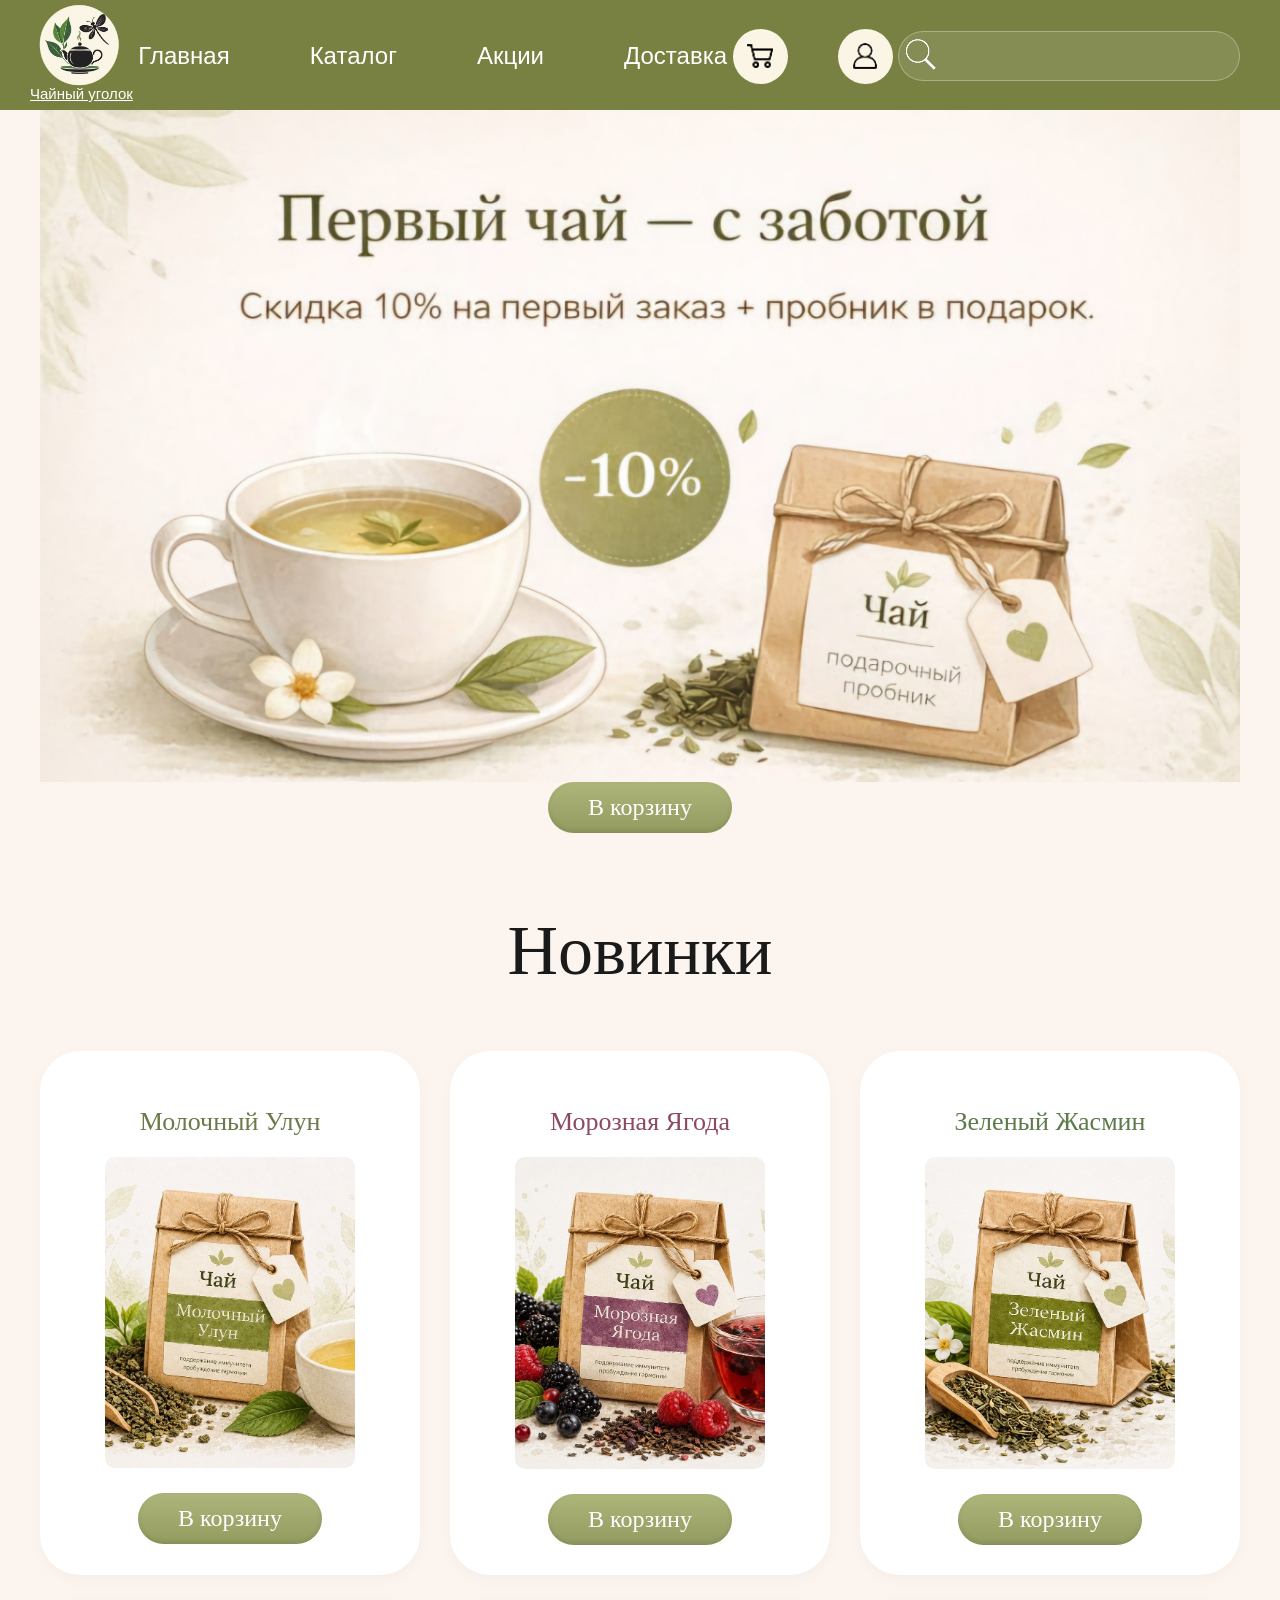
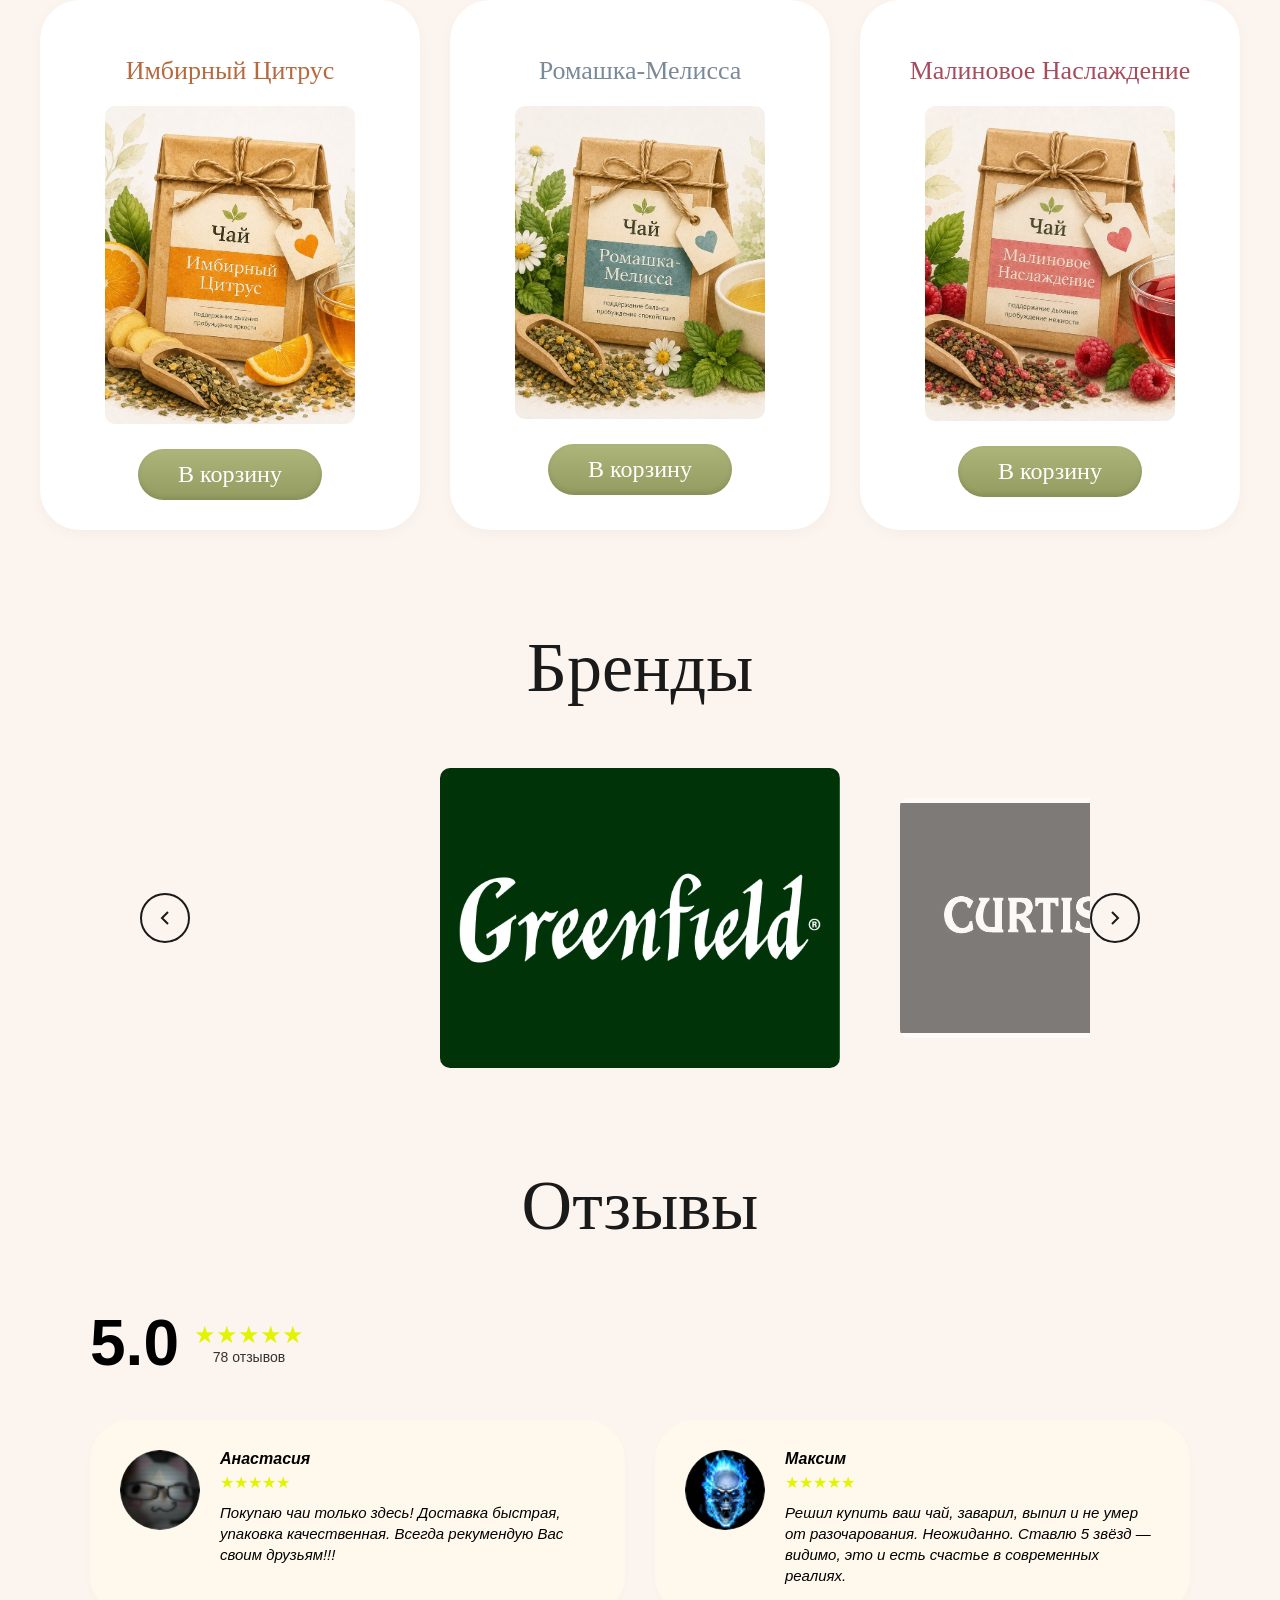
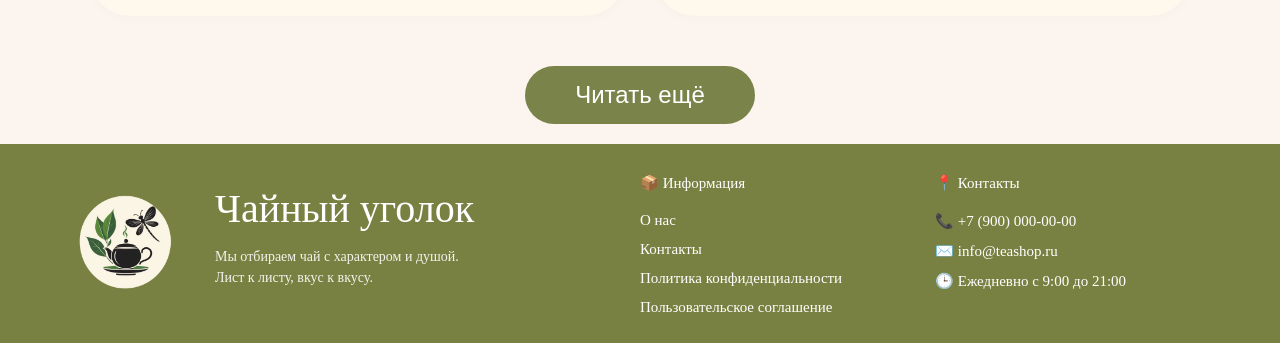
<file: index.html>
<!DOCTYPE html>
<html lang="ru">
<head>
	<meta charset="UTF-8">
	<meta name="viewport" content="width=device-width, initial-scale=1.0">
	<meta name="author" content="Godunova Alena">
	<meta name="description" content="Курсовая работа: Чайный интернет-магазин">
	<meta name="keywords" content="чайный магазин">
	<link rel="stylesheet" href="css/style.css">
	<title>Главная страница</title>
	<link rel="icon" href="img/logo.jpeg">
</head>
<body>
<!--Хедер-->
<header class="site-header">
    <div class="header-container">
        <div class="logo-section">
            <img src="img/logo.png" class="logo-circle" alt="Logo"> 
            <a href="index.html" class="logo-text">Чайный уголок</a>
        </div>
    <nav class="main-nav"> <ul>
            <li><a href="index.html">Главная</a></li>
            <li class="dropdown"> 
            	<a href="#" class="dropbtn" id="catalogBtn">Каталог</a>
            <div class="dropdown-content" id="catalogDropdown">
                <a href="catalog1.html" class="catalog-item">Чёрный и красный чай</a>
                <a href="catalog2.html" class="catalog-item">Зелёный и белый чай</a>
                <a href="catalog3.html" class="catalog-item">Травяные <br> смеси</a>
             </div></li>
            <li><a href="stocks.html">Акции</a></li>
            <li><a href="delivery.html">Доставка</a></li></ul></nav>
<div class="header-tools">
    <a href="basket.html" class="header-icon-link">
        <img src="img/cart.png" alt="Корзина"></a>
    <a href="auth.html" class="header-icon-link">
        <img src="img/user.png" alt="Профиль"></a></div>
<div class="search-bar">
    <input type="text" id="searchInput" placeholder=" ">
    <span class="search-icon"><img src="img/search-icon.png"></span></div>
</header>
<!--Акция-->
<div class="main-banner">
<img src="img/stock.jpg"  alt="Акция: Первый чай с заботой">
</div>
<center><button class="details-btn add-to-cart-btn" 
                onclick=" addToCart('Первый чай с заботой (Скидка учитывается при оплате!)', 0 , 'img/stock.jpg')">В корзину</button> </div></center>
<!--Новинки-->
<section class="catalog">
    <h2 class="vibe-title">Новинки</h2>
    <div class="product-container">
        <div class="tea-card">
            <h3 class="tea-name" style="color: #6b7a4a;">Молочный Улун</h3>
            <img src="img/oolong.png" alt="Молочный Улун" class="tea-img">
            <button class="details-btn add-to-cart-btn" 
                onclick=" addToCart('Молочный Улун', 350, 'img/oolong.png')">В корзину</button> </div>
        <div class="tea-card">
            <h3 class="tea-name" style="color: #8c4a5d;">Морозная Ягода</h3>
            <img src="img/berry.png" alt="Морозная Ягода" class="tea-img">
            <button class="details-btn add-to-cart-btn" 
                onclick=" addToCart('Морозная Ягода', 350, 'img/berry.png')">В корзину</button> </div>
        <div class="tea-card">
            <h3 class="tea-name" style="color: #5d7a4a;">Зеленый Жасмин</h3>
            <img src="img/jasmine.png" alt="Зеленый Жасмин" class="tea-img">
            <button class="details-btn add-to-cart-btn" 
                onclick=" addToCart('Зеленый Жасмин', 350, 'img/jasmine.png')">В корзину</button> </div>
        <div class="tea-card">
            <h3 class="tea-name" style="color: #b56a3e;">Имбирный Цитрус</h3>
            <img src="img/citrus.png" alt="Имбирный Цитрус" class="tea-img">
            <button class="details-btn add-to-cart-btn" 
                onclick=" addToCart('Имбирный Цитрус', 350, 'img/citrus.png')">В корзину</button> </div>
        <div class="tea-card">
            <h3 class="tea-name" style="color: #7a8a99;">Ромашка-Мелисса</h3>
            <img src="img/chamomile.png" alt="Ромашка-Мелисса" class="tea-img">
            <button class="details-btn add-to-cart-btn" 
                onclick=" addToCart('Ромашка-Мелисса', 350, 'img/chamomile.png')">В корзину</button> </div>
        <div class="tea-card">
            <h3 class="tea-name" style="color: #a64d5d;">Малиновое Наслаждение</h3>
            <img src="img/raspberry.png" alt="Малиновое Наслаждение" class="tea-img">
            <button class="details-btn add-to-cart-btn" 
                onclick=" addToCart('Малиновое Наслаждение', 350, 'img/raspberry.png')">В корзину</button> </div>
    </div>
</section>
<!-- Бренды -->
<section class="partners-section">
    <h2 class="vibe-title">Бренды</h2>
    <div class="carousel-container">
        <button class="carousel-btn prev-btn" id="prevBtn">
            <svg width="24" height="24" viewBox="0 0 24 24" fill="none" stroke="currentColor" stroke-width="2"><path d="M15 18l-6-6 6-6"/></svg></button>
        <div class="carousel-viewport">
            <div class="carousel-track" id="carouselTrack">
                <div class="carousel-slide active-slide">
                    <img src="img/greenfield.jpg" alt="Greenfield"></div>
                <div class="carousel-slide">
                    <img src="img/сurtis.jpg" alt="Curtis"></div>
                <div class="carousel-slide">
                    <img src="img/tess.jpg" alt="Tess"></div>
                <div class="carousel-slide">
                    <img src="img/ahmad.jpg" alt="Ahmad Tea"></div>
                 <div class="carousel-slide">
                    <img src="img/nuri.jpg" alt="Принцесса Нури"></div>
            </div>
        </div>
        <button class="carousel-btn next-btn" id="nextBtn">
            <svg width="24" height="24" viewBox="0 0 24 24" fill="none" stroke="currentColor" stroke-width="2"><path d="M9 18l6-6-6-6"/></svg>
        </button>
    </div>
</section>
<!--отзывы-->
<section class="reviews-section">
        <h2 class="vibe-title">Отзывы</h2>
        <div class="overall-rating">
            <span class="rating-number">5.0</span>
            <div class="rating-details">
                <div class="stars">★★★★★</div>
                <p class="reviews-count">78 отзывов</p></div> </div>
        <div class="reviews-grid">
            <div class="review-card">
                <img src="img/ava1.jpg" alt="Анастасия" class="avatar">
                <div class="review-info">
                    <h4 class="user-name">Анастасия</h4>
                    <div class="user-stars">★★★★★</div>
                    <p class="review-text">Покупаю чаи только здесь! Доставка быстрая, упаковка качественная. Всегда рекумендую Вас своим друзьям!!!</p></div> </div>
            <div class="review-card">
                <img src="img/ava2.jpg" alt="Максим" class="avatar">
                <div class="review-info">
                    <h4 class="user-name">Максим</h4>
                    <div class="user-stars">★★★★★</div>
                    <p class="review-text">Решил купить ваш чай, заварил, выпил и не умер от разочарования. Неожиданно. Ставлю 5 звёзд — видимо, это и есть счастье в современных реалиях.</p></div> </div>
            <div class="review-card hidden-review">
                <img src="img/ava3.jpg" alt="Гость" class="avatar">
                <div class="review-info">
                    <h4 class="user-name">Гость</h4>
                    <div class="user-stars">★★★★★</div>
                    <p class="review-text">Чай — пушка, упаковка — кайф. Сидишь, пьёшь, и настроение сразу вверх. Однозначно 5 звёзд, буду покупать ещё!</p></div> </div>
            <div class="review-card hidden-review">
                <img src="img/ava4.jpg" alt="Наталья" class="avatar">
                <div class="review-info">
                    <h4 class="user-name">Наталья</h4>
                    <div class="user-stars">★★★★★</div>
                    <p class="review-text">Заказала “Малиновое наслаждение” и получила НАСТОЯЩЕЕ наслаждение!!!</p> </div> </div>
        </div>
        <button class="load-more-btn" id="loadMoreBtn">Читать ещё</button> </section>
<!--Футер-->
<footer class="site-footer">
    <div class="footer-container">
        <div class="footer-brand">
            <div class="footer-logo">
                <img src="img/logo.png" alt="Чайный уголок"> </div>
            <div class="brand-text">
                <h2>Чайный уголок</h2>
                <p>Мы отбираем чай с характером и душой.<br>
                Лист к листу, вкус к вкусу.</p></div> </div>
        <div class="footer-nav">
            <h3>📦 Информация</h3>
            <ul>
                <li><a href="files/о_нас_чайный_уголок.docx" download>О нас</a></li>
                <li><a href="files/контакты_чайный_уголок.docx" download>Контакты</a></li>
                <li><a href="files/политика_конфиденциальности.docx" download>Политика конфиденциальности</a></li>
                <li><a href="files/пользовательское_соглашение.docx" download>Пользовательское соглашение</a></li> </ul>
        </div>
        <div class="footer-contacts">
            <h3>📍 Контакты</h3>
            <ul>
                <li>📞 +7 (900) 000-00-00</li>
                <li>✉️ info@teashop.ru</li>
                <li>🕒 Ежедневно с 9:00 до 21:00</li> </ul> </div>
    </div>
</footer>
<script src="js/main.js"></script>
</body>
</html>
</file>
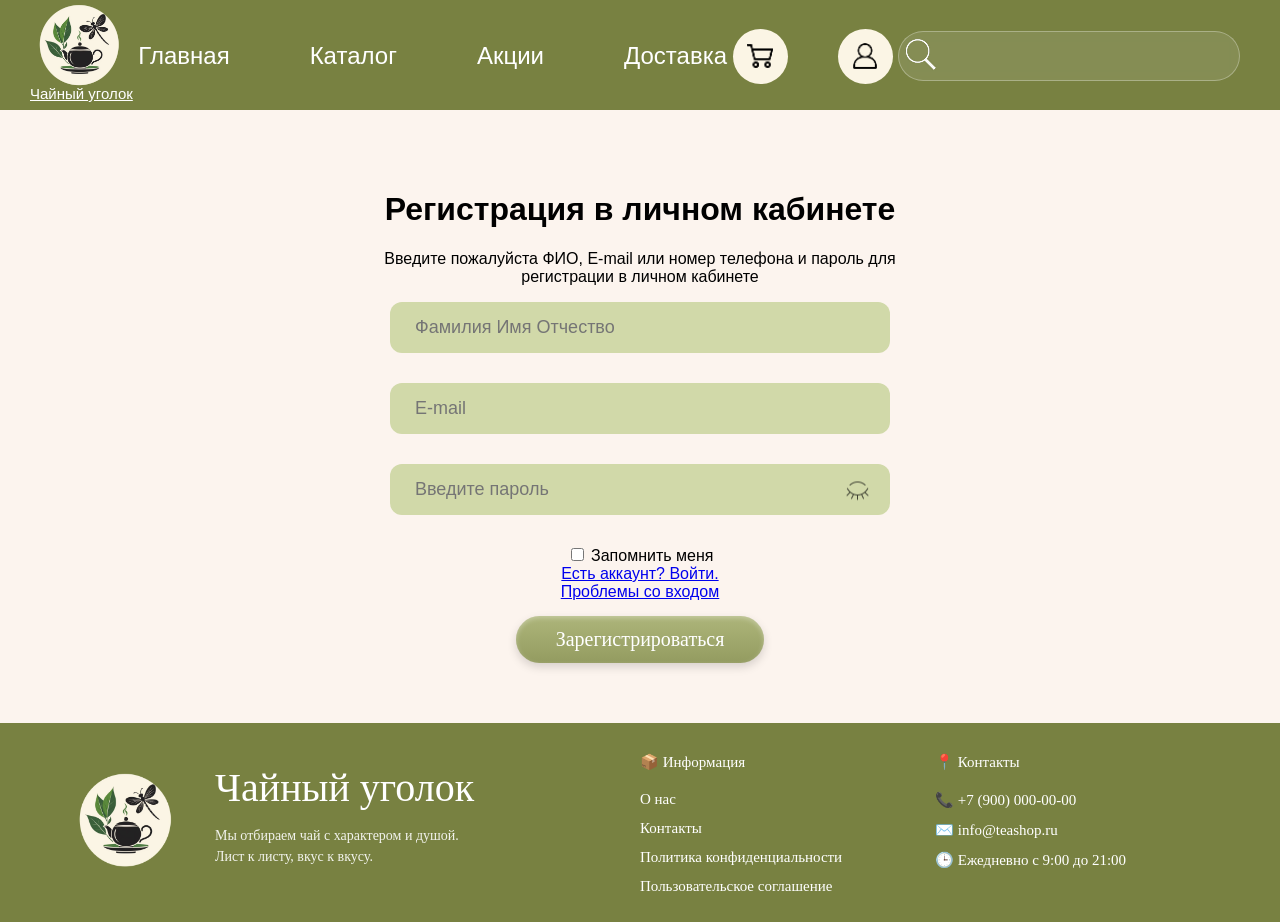
<file: auth.html>
<!DOCTYPE html>
<html lang="ru">
<head>
    <meta charset="UTF-8">
    <meta name="viewport" content="width=device-width, initial-scale=1.0">
    <meta name="author" content="Godunova Alena">
    <meta name="description" content="Курсовая работа: Чайный интернет-магазин">
    <meta name="keywords" content="чайный магазин">
    <link rel="stylesheet" href="css/style.css">
    <title>Регистрация</title>
    <link rel="icon" href="img/logo.jpeg">
</head>
<body>
<!--Хедер-->
<header class="site-header">
    <div class="header-container">
        <div class="logo-section">
            <img src="img/logo.png" class="logo-circle" alt="Logo"> 
            <a href="index.html" class="logo-text">Чайный уголок</a>
        </div>
    <nav class="main-nav"> <ul>
            <li><a href="index.html">Главная</a></li>
            <li class="dropdown"> 
                <a href="#" class="dropbtn" id="catalogBtn">Каталог</a>
            <div class="dropdown-content" id="catalogDropdown">
                <a href="catalog1.html" class="catalog-item">Чёрный и красный чай</a>
                <a href="catalog2.html" class="catalog-item">Зелёный и белый чай</a>
                <a href="catalog3.html" class="catalog-item">Травяные <br> смеси</a>
             </div></li>
            <li><a href="stocks.html">Акции</a></li>
            <li><a href="delivery.html">Доставка</a></li></ul></nav>
<div class="header-tools">
    <a href="basket.html" class="header-icon-link">
        <img src="img/cart.png" alt="Корзина"></a>
    <a href="auth.html" class="header-icon-link">
        <img src="img/user.png" alt="Профиль"></a></div>
<div class="search-bar">
    <input type="text" id="searchInput" placeholder=" ">
    <span class="search-icon"><img src="img/search-icon.png"></span></div>
</header>
<!--РЕГИСТРАЦИЯ-->
<main class="auth-wrapper">
    <div class="auth-container">
        <h1 class="auth-title">Регистрация в личном кабинете</h1>
        <p class="auth-subtitle">Введите пожалуйста ФИО, E-mail или номер телефона и пароль для регистрации в личном кабинете</p>
        
        <form class="auth-form">
            <div class="input-group"><input type="text" placeholder="Фамилия Имя Отчество"></div>
            <div class="input-group"><input type="text" placeholder="E-mail"></div>
            <div class="input-group">
            <input type="password" id="passwordInput" placeholder="Введите пароль">
            <img src="img/eye-off.png" id="togglePassword" alt="Показать пароль">
            </div>
            
            <div class="form-options">
                <label class="checkbox-container">
                    <input type="checkbox"> <span class="checkmark"></span> Запомнить меня
                </label>
            </div>
            
            <div class="form-links">
                <a href="login.html">Есть аккаунт? Войти.</a>
                <br>
                <a href="#">Проблемы со входом</a>
            </div>
            <a href="user.html" class="register-btn">Зарегистрироваться</a>
        </form>
    </div>
</main>
<!--Футер-->
<footer class="site-footer">
    <div class="footer-container">
        <div class="footer-brand">
            <div class="footer-logo">
                <img src="img/logo.png" alt="Чайный уголок"> </div>
            <div class="brand-text">
                <h2>Чайный уголок</h2>
                <p>Мы отбираем чай с характером и душой.<br>
                Лист к листу, вкус к вкусу.</p></div>
        </div>
        <div class="footer-nav">
            <h3>📦 Информация</h3>
            <ul>
                <li><a href="files/о_нас_чайный_уголок.docx" download>О нас</a></li>
                <li><a href="files/контакты_чайный_уголок.docx" download>Контакты</a></li>
                <li><a href="files/политика_конфиденциальности.docx" download>Политика конфиденциальности</a></li>
                <li><a href="files/пользовательское_соглашение.docx" download>Пользовательское соглашение</a></li>
            </ul>
        </div>
        <div class="footer-contacts">
            <h3>📍 Контакты</h3>
            <ul>
                <li>📞 +7 (900) 000-00-00</li>
                <li>✉️ info@teashop.ru</li>
                <li>🕒 Ежедневно с 9:00 до 21:00</li>
            </ul>
        </div>
    </div>
</footer>
<script src="js/main.js"></script>
</body>
</html>
</file>
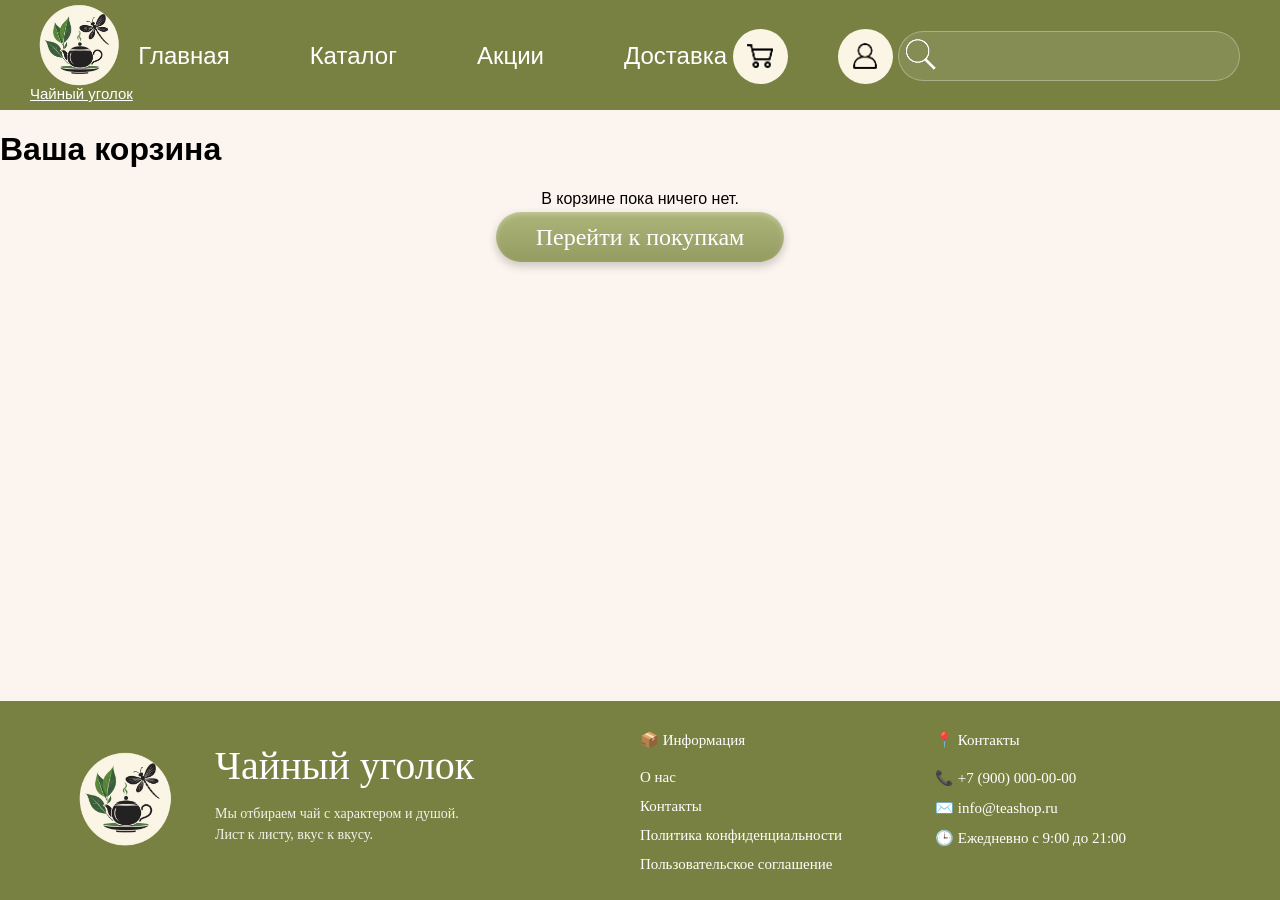
<file: basket.html>
<!DOCTYPE html>
<html lang="ru">
<head>
	<meta charset="UTF-8">
	<meta name="viewport" content="width=device-width, initial-scale=1.0">
	<meta name="author" content="Godunova Alena">
	<meta name="description" content="Курсовая работа: Чайный интернет-магазин">
	<meta name="keywords" content="чайный магазин">
	<link rel="stylesheet" href="css/style.css">
	<title>Корзина</title>
	<link rel="icon" href="img/logo.jpeg">
</head>
<body class="cart-page">
<!--Хедер-->
<header class="site-header">
    <div class="header-container">
        <div class="logo-section">
            <img src="img/logo.png" class="logo-circle" alt="Logo"> 
            <a href="index.html" class="logo-text">Чайный уголок</a>
        </div>
    <nav class="main-nav"> <ul>
            <li><a href="index.html">Главная</a></li>
            <li class="dropdown"> 
            	<a href="#" class="dropbtn" id="catalogBtn">Каталог</a>
            <div class="dropdown-content" id="catalogDropdown">
                <a href="catalog1.html" class="catalog-item">Чёрный и красный чай</a>
                <a href="catalog2.html" class="catalog-item">Зелёный и белый чай</a>
                <a href="catalog3.html" class="catalog-item">Травяные <br> смеси</a>
             </div></li>
            <li><a href="stocks.html">Акции</a></li>
            <li><a href="delivery.html">Доставка</a></li></ul></nav>
<div class="header-tools">
    <a href="basket.html" class="header-icon-link">
        <img src="img/cart.png" alt="Корзина"></a>
    <a href="auth.html" class="header-icon-link">
        <img src="img/user.png" alt="Профиль"></a></div>
<div class="search-bar">
    <input type="text" id="searchInput" placeholder=" ">
    <span class="search-icon"><img src="img/search-icon.png"></span></div>
</header>
<!--Корзина-->
<main class="cart-container">
    <h1 class="cart-title">Ваша корзина</h1>

    <div class="cart-wrapper" id="cart-content">
        <div id="empty-cart-msg" style="text-align: center; grid-column: 1 / -1;">
            <p>В корзине пока ничего нет.</p>
            <a href="catalog1.html" class="promo-button">Перейти к покупкам</a>
        </div>

        <section class="cart-items" id="cart-items-list"></section>

        <aside class="cart-summary" id="cart-summary-block" style="display: none;">
            <h2>Итого</h2>
            <div class="summary-row">
                <span>Товары</span>
                <span id="total-price">0 ₽</span>
            </div>
            <hr>
            <div class="summary-total">
                <span>К оплате</span>
                <span id="final-price">0 ₽</span>
            </div>
            <a href="order.html" class="promo-button cart-checkout-btn" >Перейти к оформлению заказа</a>
        </aside>
    </div>
</main>



<!--ФУТЕР-->
<footer class="site-footer">
    <div class="footer-container">
        <div class="footer-brand">
            <div class="footer-logo">
                <img src="img/logo.png" alt="Чайный уголок"> </div>
            <div class="brand-text">
                <h2>Чайный уголок</h2>
                <p>Мы отбираем чай с характером и душой.<br>
                Лист к листу, вкус к вкусу.</p></div>
        </div>
        <div class="footer-nav">
            <h3>📦 Информация</h3>
            <ul>
                <li><a href="files/о_нас_чайный_уголок.docx" download>О нас</a></li>
                <li><a href="files/контакты_чайный_уголок.docx" download>Контакты</a></li>
                <li><a href="files/политика_конфиденциальности.docx" download>Политика конфиденциальности</a></li>
                <li><a href="files/пользовательское_соглашение.docx" download>Пользовательское соглашение</a></li>
            </ul>
        </div>
        <div class="footer-contacts">
            <h3>📍 Контакты</h3>
            <ul>
                <li>📞 +7 (900) 000-00-00</li>
                <li>✉️ info@teashop.ru</li>
                <li>🕒 Ежедневно с 9:00 до 21:00</li>
            </ul>
        </div>
    </div>
</footer>
<script src="js/main.js"></script>
</body>
</html>
</file>
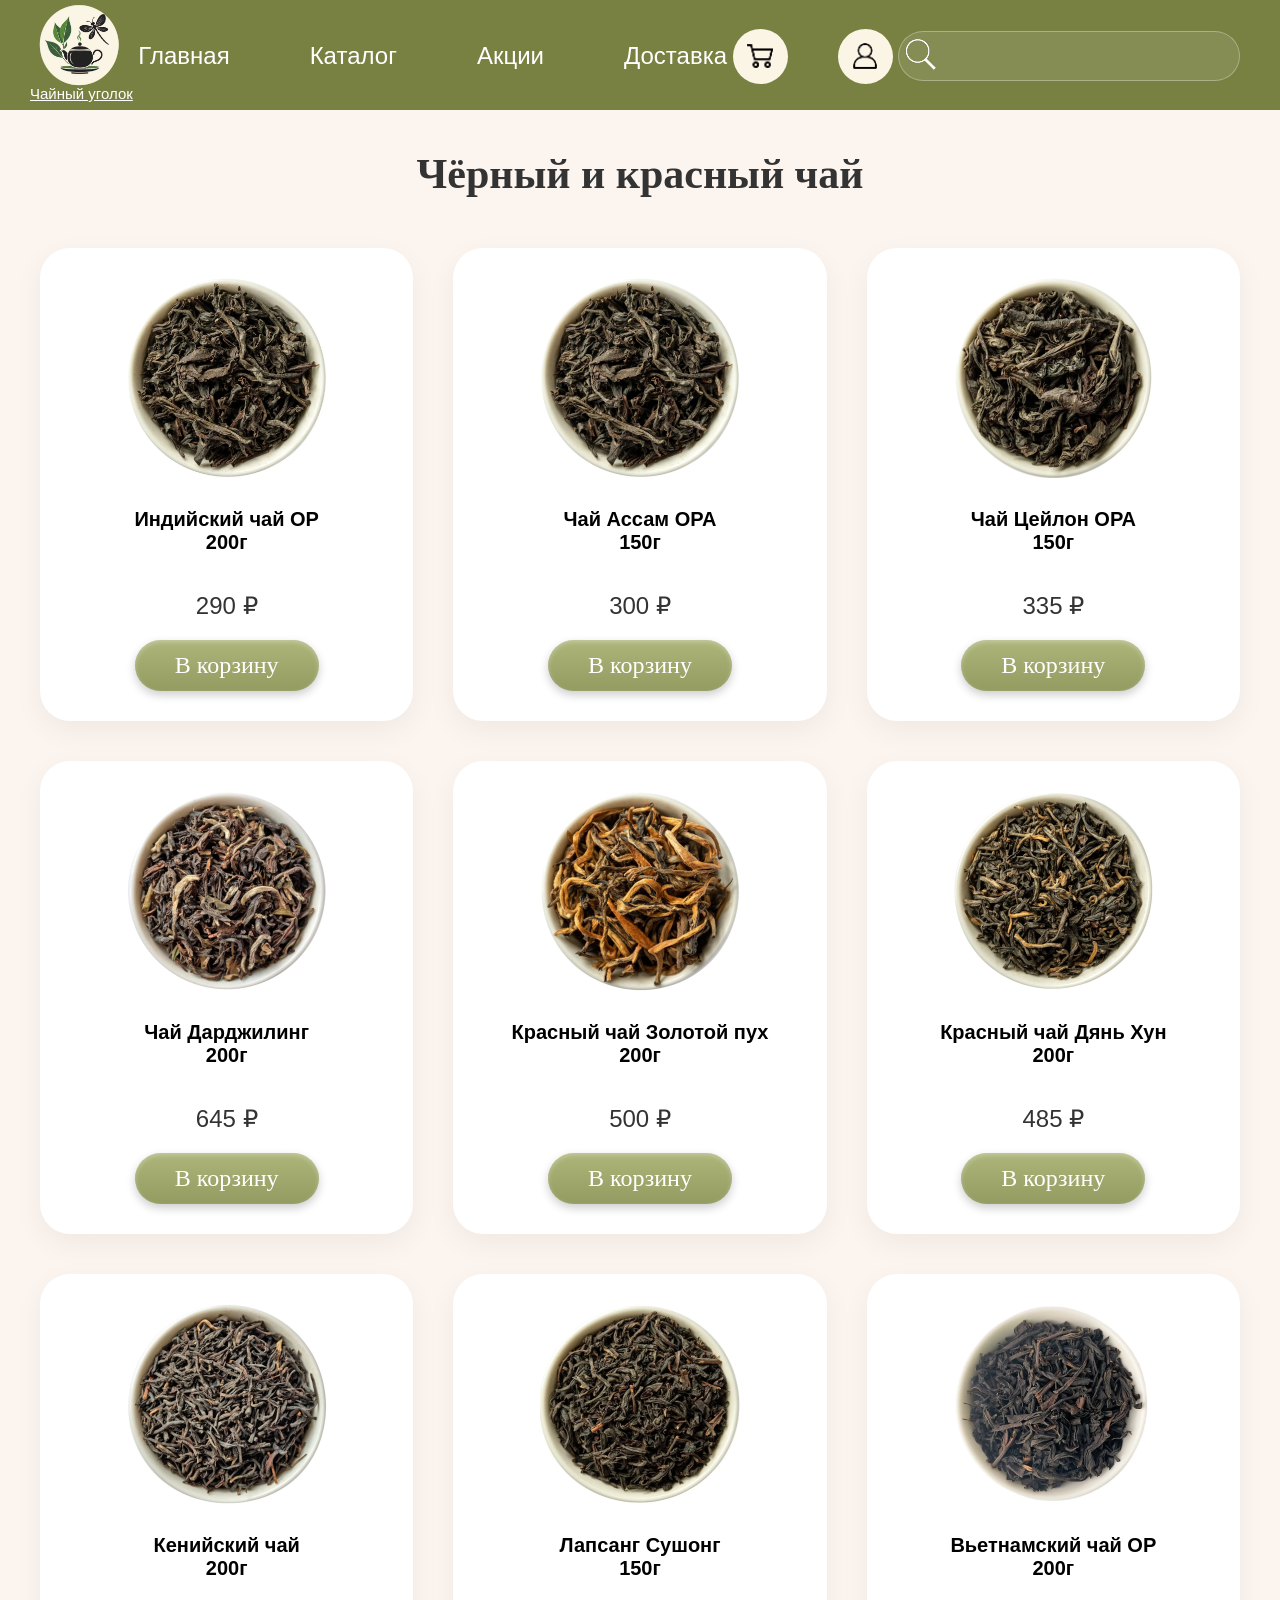
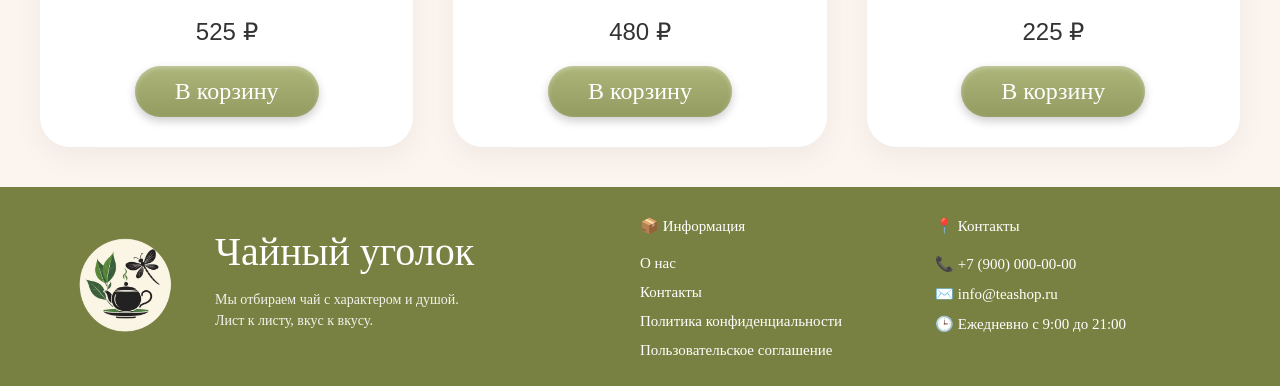
<file: catalog1.html>
<!DOCTYPE html>
<html lang="ru">
<head>
	<meta charset="UTF-8">
	<meta name="viewport" content="width=device-width, initial-scale=1.0">
	<meta name="author" content="Godunova Alena">
	<meta name="description" content="Курсовая работа: Чайный интернет-магазин">
	<meta name="keywords" content="чайный магазин">
	<link rel="stylesheet" href="css/style.css">
	<title>Чёрный и красный чай</title>
	<link rel="icon" href="img/logo.jpeg">
</head>
<body>
<!--Хедер-->
<header class="site-header">
    <div class="header-container">
        <div class="logo-section">
            <img src="img/logo.png" class="logo-circle" alt="Logo"> 
            <a href="index.html" class="logo-text">Чайный уголок</a>
        </div>
    <nav class="main-nav"> <ul>
            <li><a href="index.html">Главная</a></li>
            <li class="dropdown"> 
            	<a href="#" class="dropbtn" id="catalogBtn">Каталог</a>
            <div class="dropdown-content" id="catalogDropdown">
                <a href="catalog1.html" class="catalog-item">Чёрный и красный чай</a>
                <a href="catalog2.html" class="catalog-item">Зелёный и белый чай</a>
                <a href="catalog3.html" class="catalog-item">Травяные <br> смеси</a>
             </div></li>
            <li><a href="stocks.html">Акции</a></li>
            <li><a href="delivery.html">Доставка</a></li></ul></nav>
<div class="header-tools">
    <a href="basket.html" class="header-icon-link">
        <img src="img/cart.png" alt="Корзина"></a>
    <a href="auth.html" class="header-icon-link">
        <img src="img/user.png" alt="Профиль"></a></div>
<div class="search-bar">
    <input type="text" id="searchInput" placeholder=" ">
    <span class="search-icon"><img src="img/search-icon.png"></span></div>
</header>
<!--Каталог-->
<main class="catalog-wrapper">
    <h1 class="catalog-title">Чёрный и красный чай</h1>
    <div class="product-grid">

<!-- 1 блок -->
<div class="product-card">
    <div class="product-image">
        <!--Изменение изображения:-->
        <img src="img/cat1_1.png" alt="Индийский чай OP"> 
    </div>
    <!--Изменение названия чая:-->
    <h3 class="product-name">Индийский чай OP <br> 200г</h3>
    <!--Изменение цены-->
    <p class="product-price">290 ₽</p>
    <!--Изменение кнопки для добавления в корзину
    после addToCart меняем: название, цена, изображение-->
    <button class="promo-button add-to-cart-btn" 
        onclick="addToCart('Индийский чай OP', 290, 'img/cat1_1.png')"> 
        В корзину 
    </button> 
</div>
<!-- блок 2 -->
        <div class="product-card">
            <div class="product-image">
                <img src="img/cat1_2.png" alt="Ассам OPA"> </div>
            <h3 class="product-name">Чай Ассам OPA <br> 150г</h3>
            <p class="product-price">300 ₽</p>
            <button class="promo-button add-to-cart-btn" 
                    onclick="addToCart('Ассам OPA', 300, 'img/cat1_2.png')"> В корзину </button> </div>
<!-- блок 3 -->
        <div class="product-card">
            <div class="product-image">
                <img src="img/cat1_3.png" alt="Чай Цейлон ОРА"> </div>
            <h3 class="product-name">Чай Цейлон ОРА <br> 150г </h3>
            <p class="product-price">335 ₽</p>
            <button class="promo-button add-to-cart-btn" 
                    onclick="addToCart('Чай Цейлон ОРА', 335, 'img/cat1_3.png')"> В корзину </button> </div>
<!-- блок 4 -->
        <div class="product-card">
            <div class="product-image">
                <img src="img/cat1_4.png" alt="Чай Дарджилинг"> </div>
            <h3 class="product-name">Чай Дарджилинг <br> 200г</h3>
            <p class="product-price">645 ₽</p>
            <button class="promo-button add-to-cart-btn" 
                    onclick="addToCart('Чай Дарджилинг', 645, 'img/cat1_4.png')"> В корзину </button> </div>
<!-- блок 5 -->
        <div class="product-card">
            <div class="product-image">
                <img src="img/cat1_5.png" alt="Красный чай Золотой пух"> </div>
            <h3 class="product-name">Красный чай Золотой пух <br> 200г</h3>
            <p class="product-price">500 ₽</p>
            <button class="promo-button add-to-cart-btn" 
                    onclick="addToCart('Красный чай Золотой пух', 500, 'img/cat1_5.png')"> В корзину </button> </div>
<!-- блок 6 -->
        <div class="product-card">
            <div class="product-image">
                <img src="img/cat1_6.png" alt="Дянь Хун"> </div>
            <h3 class="product-name">Красный чай Дянь Хун <br> 200г</h3>
            <p class="product-price">485 ₽</p>
            <button class="promo-button add-to-cart-btn" 
                    onclick="addToCart('Красный чай Дянь Хун', 485, 'img/cat1_6.png')"> В корзину </button> </div>
<!-- блок 7 -->
        <div class="product-card">
            <div class="product-image">
                <img src="img/cat1_7.png" alt="Кенийский чай"> </div>
            <h3 class="product-name">Кенийский чай <br> 200г</h3>
            <p class="product-price">525 ₽</p>
            <button class="promo-button add-to-cart-btn" 
                    onclick="addToCart('Кенийский чай', 525, 'img/cat1_7.png')"> В корзину </button> </div>
<!-- блок 8 -->
        <div class="product-card">
            <div class="product-image">
                <img src="img/cat1_8.png" alt="Лапсанг Сушонг"> </div>
            <h3 class="product-name">Лапсанг Сушонг <br> 150г</h3>
            <p class="product-price">480 ₽</p>
            <button class="promo-button add-to-cart-btn" 
                    onclick="addToCart('Лапсанг Сушонг - Копченый чай', 480, 'img/cat1_8.png')"> В корзину </button> </div>
<!-- блок 9 -->
        <div class="product-card">
            <div class="product-image">
                <img src="img/cat1_9.png" alt="Вьетнамский чай ОР"> </div>
            <h3 class="product-name">Вьетнамский чай ОР <br> 200г</h3>
            <p class="product-price">225 ₽</p>
            <button class="promo-button add-to-cart-btn" 
                    onclick="addToCart('Вьетнамский чай ОР', 225, 'img/cat1_9.png')"> В корзину </button> </div>
    </div>
</main>
<!--Футер-->
<footer class="site-footer">
    <div class="footer-container">
        <div class="footer-brand">
            <div class="footer-logo">
                <img src="img/logo.png" alt="Чайный уголок"> </div>
            <div class="brand-text">
                <h2>Чайный уголок</h2>
                <p>Мы отбираем чай с характером и душой.<br>
                Лист к листу, вкус к вкусу.</p></div>
        </div>
        <div class="footer-nav">
            <h3>📦 Информация</h3>
            <ul>
                <li><a href="files/о_нас_чайный_уголок.docx" download>О нас</a></li>
                <li><a href="files/контакты_чайный_уголок.docx" download>Контакты</a></li>
                <li><a href="files/политика_конфиденциальности.docx" download>Политика конфиденциальности</a></li>
                <li><a href="files/пользовательское_соглашение.docx" download>Пользовательское соглашение</a></li>
            </ul>
        </div>
        <div class="footer-contacts">
            <h3>📍 Контакты</h3>
            <ul>
                <li>📞 +7 (900) 000-00-00</li>
                <li>✉️ info@teashop.ru</li>
                <li>🕒 Ежедневно с 9:00 до 21:00</li>
            </ul>
        </div>
    </div>
</footer>
<script src="js/main.js"></script>
</body>
</html>
</file>
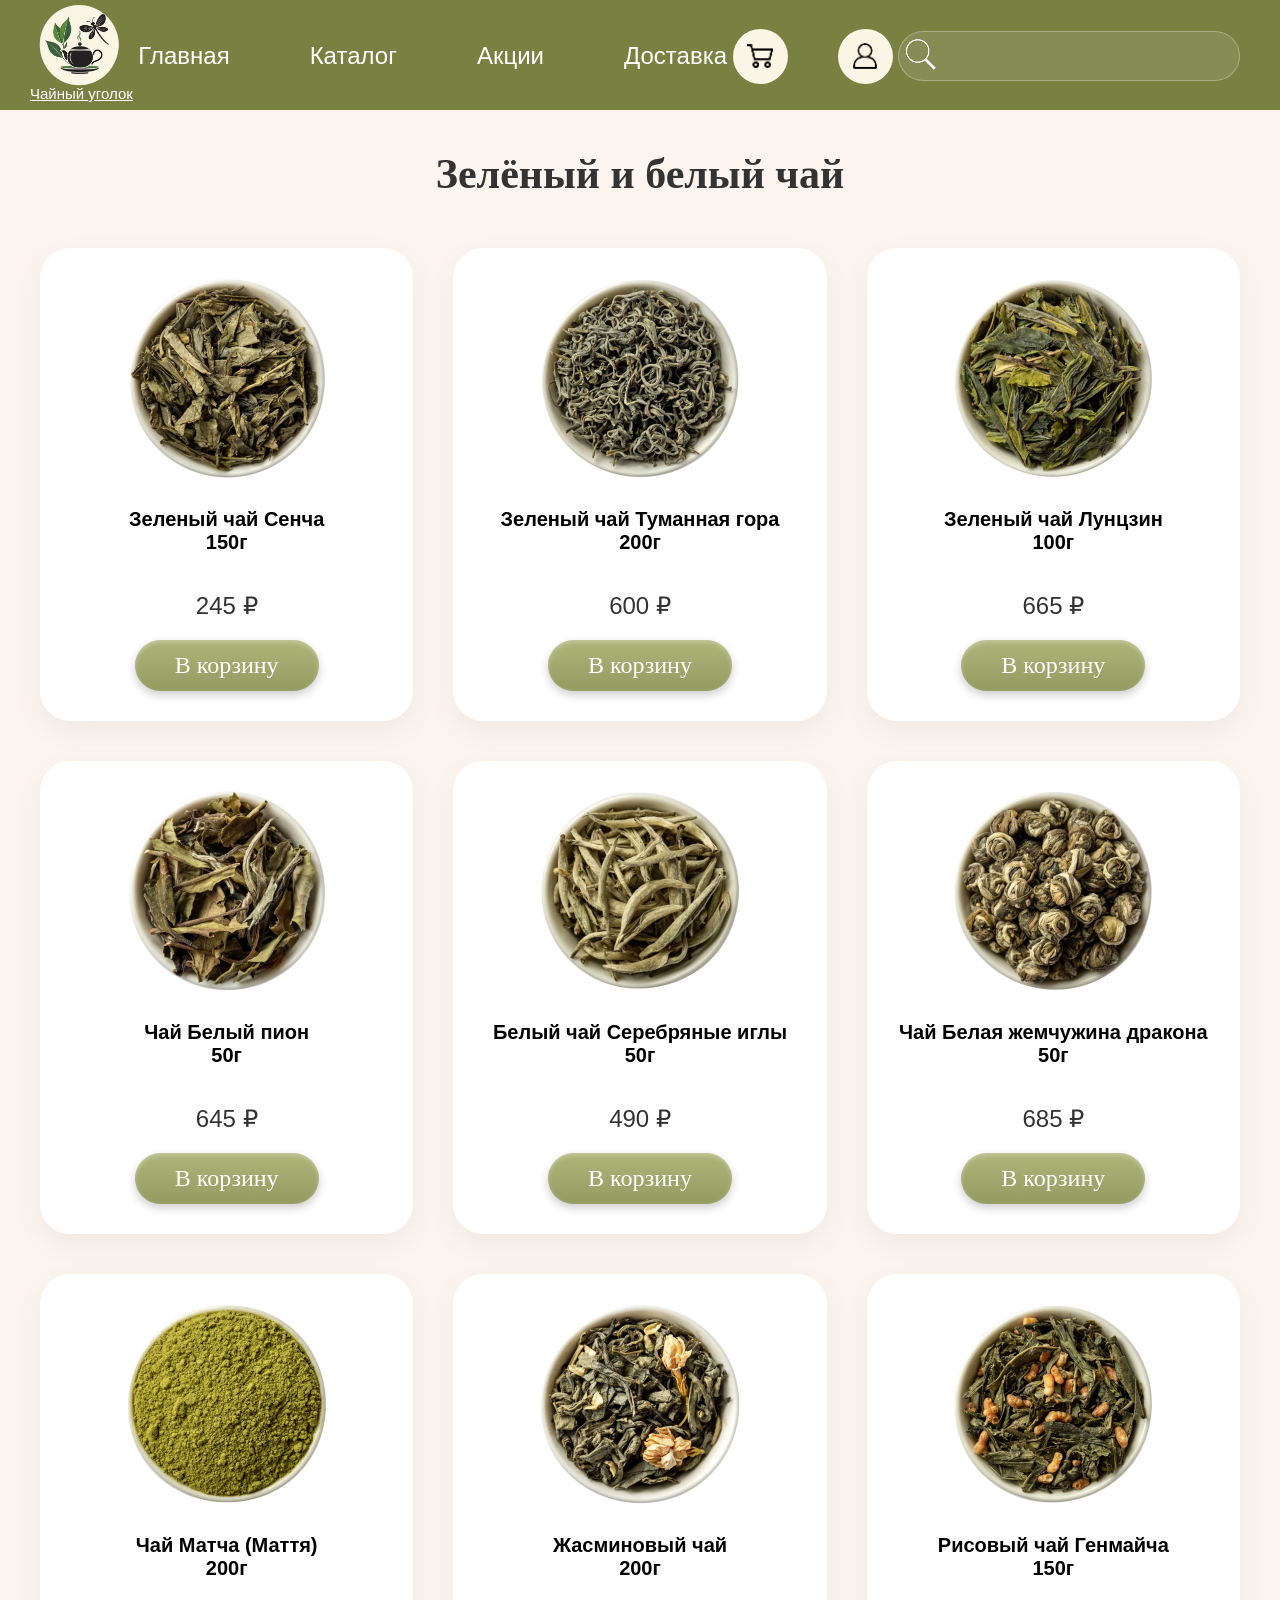
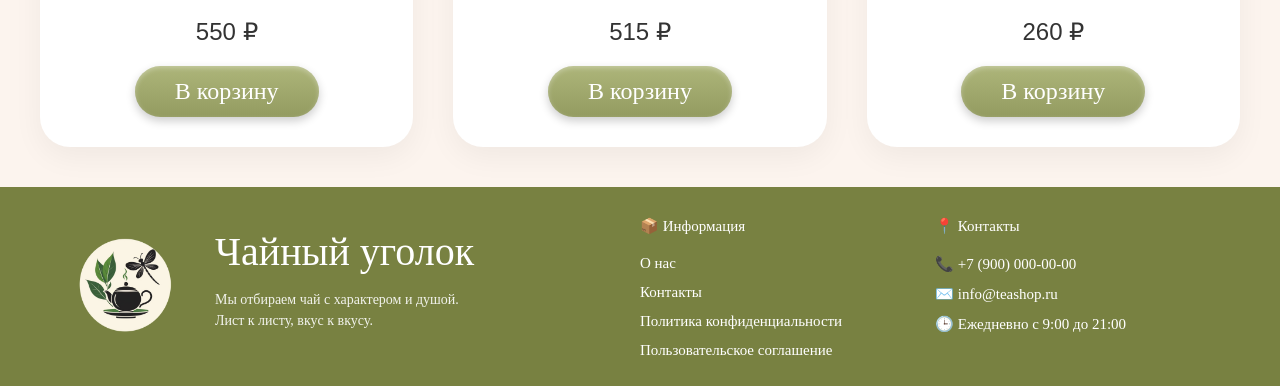
<file: catalog2.html>
<!DOCTYPE html>
<html lang="ru">
<head>
	<meta charset="UTF-8">
	<meta name="viewport" content="width=device-width, initial-scale=1.0">
	<meta name="author" content="Godunova Alena">
	<meta name="description" content="Курсовая работа: Чайный интернет-магазин">
	<meta name="keywords" content="чайный магазин">
	<link rel="stylesheet" href="css/style.css">
	<title>Зелёный и белый чай</title>
	<link rel="icon" href="img/logo.jpeg">
</head>
<body>
<!--Хедер-->
<header class="site-header">
    <div class="header-container">
        <div class="logo-section">
            <img src="img/logo.png" class="logo-circle" alt="Logo"> 
            <a href="index.html" class="logo-text">Чайный уголок</a>
        </div>
    <nav class="main-nav"> <ul>
            <li><a href="index.html">Главная</a></li>
            <li class="dropdown"> 
            	<a href="#" class="dropbtn" id="catalogBtn">Каталог</a>
            <div class="dropdown-content" id="catalogDropdown">
                <a href="catalog1.html" class="catalog-item">Чёрный и красный чай</a>
                <a href="catalog2.html" class="catalog-item">Зелёный и белый чай</a>
                <a href="catalog3.html" class="catalog-item">Травяные <br> смеси</a>
             </div></li>
            <li><a href="stocks.html">Акции</a></li>
            <li><a href="delivery.html">Доставка</a></li></ul></nav>
<div class="header-tools">
    <a href="basket.html" class="header-icon-link">
        <img src="img/cart.png" alt="Корзина"></a>
    <a href="auth.html" class="header-icon-link">
        <img src="img/user.png" alt="Профиль"></a></div>
<div class="search-bar">
    <input type="text" id="searchInput" placeholder=" ">
    <span class="search-icon"><img src="img/search-icon.png"></span></div>
</header>
<!--Каталог-->
<main class="catalog-wrapper">
    <h1 class="catalog-title">Зелёный и белый чай</h1>
    <div class="product-grid">
<!-- 1 блок -->
        <div class="product-card">
            <div class="product-image">
                <img src="img/cat2_1.png" alt="Зеленый чай Сенча"> </div>
            <h3 class="product-name">Зеленый чай Сенча <br> 150г</h3>
            <p class="product-price">245 ₽</p>
            <button class="promo-button add-to-cart-btn" 
                    onclick="addToCart('Зеленый чай Сенча', 245, 'img/cat2_1.png')"> В корзину </button> </div>
<!-- блок 2 -->
        <div class="product-card">
            <div class="product-image">
                <img src="img/cat2_2.png" alt="Зеленый чай Туманная гора"> </div>
            <h3 class="product-name">Зеленый чай Туманная гора <br> 200г</h3>
            <p class="product-price">600 ₽</p>
            <button class="promo-button add-to-cart-btn" 
                    onclick="addToCart('Зеленый чай Туманная гора', 600, 'img/cat2_2.png')"> В корзину </button> </div>
<!-- блок 3 -->
        <div class="product-card">
            <div class="product-image">
                <img src="img/cat2_3.png" alt="Зеленый чай Лунцзин"> </div>
            <h3 class="product-name">Зеленый чай Лунцзин <br> 100г </h3>
            <p class="product-price">665 ₽</p>
            <button class="promo-button add-to-cart-btn" 
                    onclick="addToCart('Зеленый чай Лунцзин', 665, 'img/cat2_3.png')"> В корзину </button> </div>
<!-- блок 4 -->
        <div class="product-card">
            <div class="product-image">
                <img src="img/cat2_4.png" alt="Чай Белый пион"> </div>
            <h3 class="product-name">Чай Белый пион <br> 50г</h3>
            <p class="product-price">645 ₽</p>
            <button class="promo-button add-to-cart-btn" 
                    onclick="addToCart('Чай Белый пион', 645, 'img/cat2_4.png')"> В корзину </button> </div>
<!-- блок 5 -->
        <div class="product-card">
            <div class="product-image">
                <img src="img/cat2_5.png" alt="Белый чай Серебряные иглы"> </div>
            <h3 class="product-name">Белый чай Серебряные иглы <br> 50г</h3>
            <p class="product-price">490 ₽</p>
            <button class="promo-button add-to-cart-btn" 
                    onclick="addToCart('Белый чай Серебряные иглы', 490, 'img/cat2_5.png')"> В корзину </button> </div>
<!-- блок 6 -->
        <div class="product-card">
            <div class="product-image">
                <img src="img/cat2_6.png" alt="Чай Белая жемчужина дракона"> </div>
            <h3 class="product-name">Чай Белая жемчужина дракона <br> 50г</h3>
            <p class="product-price">685 ₽</p>
            <button class="promo-button add-to-cart-btn" 
                    onclick="addToCart('Чай Белая жемчужина дракона', 685, 'img/cat2_6.png')"> В корзину </button> </div>
<!-- блок 7 -->
        <div class="product-card">
            <div class="product-image">
                <img src="img/cat2_7.png" alt="Чай Матча"> </div>
            <h3 class="product-name">Чай Матча (Маття) <br> 200г</h3>
            <p class="product-price">550 ₽</p>
            <button class="promo-button add-to-cart-btn" 
                    onclick="addToCart('Чай Матча', 550, 'img/cat2_7.png')"> В корзину </button> </div>
<!-- блок 8 -->
        <div class="product-card">
            <div class="product-image">
                <img src="img/cat2_8.png" alt="Жасминовый чай"> </div>
            <h3 class="product-name">Жасминовый чай <br> 200г</h3>
            <p class="product-price">515 ₽</p>
            <button class="promo-button add-to-cart-btn" 
                    onclick="addToCart('Жасминовый чай', 515, 'img/cat2_8.png')"> В корзину </button> </div>
<!-- блок 9 -->
        <div class="product-card">
            <div class="product-image">
                <img src="img/cat2_9.png" alt="Рисовый чай Генмайча"> </div>
            <h3 class="product-name">Рисовый чай Генмайча <br> 150г</h3>
            <p class="product-price">260 ₽</p>
            <button class="promo-button add-to-cart-btn" 
                    onclick="addToCart('Рисовый чай Генмайча', 260, 'img/cat2_9.png')"> В корзину </button> </div>
    </div>
</main>
<!--Футер-->
<footer class="site-footer">
    <div class="footer-container">
        <div class="footer-brand">
            <div class="footer-logo">
                <img src="img/logo.png" alt="Чайный уголок"> </div>
            <div class="brand-text">
                <h2>Чайный уголок</h2>
                <p>Мы отбираем чай с характером и душой.<br>
                Лист к листу, вкус к вкусу.</p></div>
        </div>
        <div class="footer-nav">
            <h3>📦 Информация</h3>
            <ul>
                <li><a href="files/о_нас_чайный_уголок.docx" download>О нас</a></li>
                <li><a href="files/контакты_чайный_уголок.docx" download>Контакты</a></li>
                <li><a href="files/политика_конфиденциальности.docx" download>Политика конфиденциальности</a></li>
                <li><a href="files/пользовательское_соглашение.docx" download>Пользовательское соглашение</a></li>
            </ul>
        </div>
        <div class="footer-contacts">
            <h3>📍 Контакты</h3>
            <ul>
                <li>📞 +7 (900) 000-00-00</li>
                <li>✉️ info@teashop.ru</li>
                <li>🕒 Ежедневно с 9:00 до 21:00</li>
            </ul>
        </div>
    </div>
</footer>
<script src="js/main.js"></script>
</body>
</html>
</file>
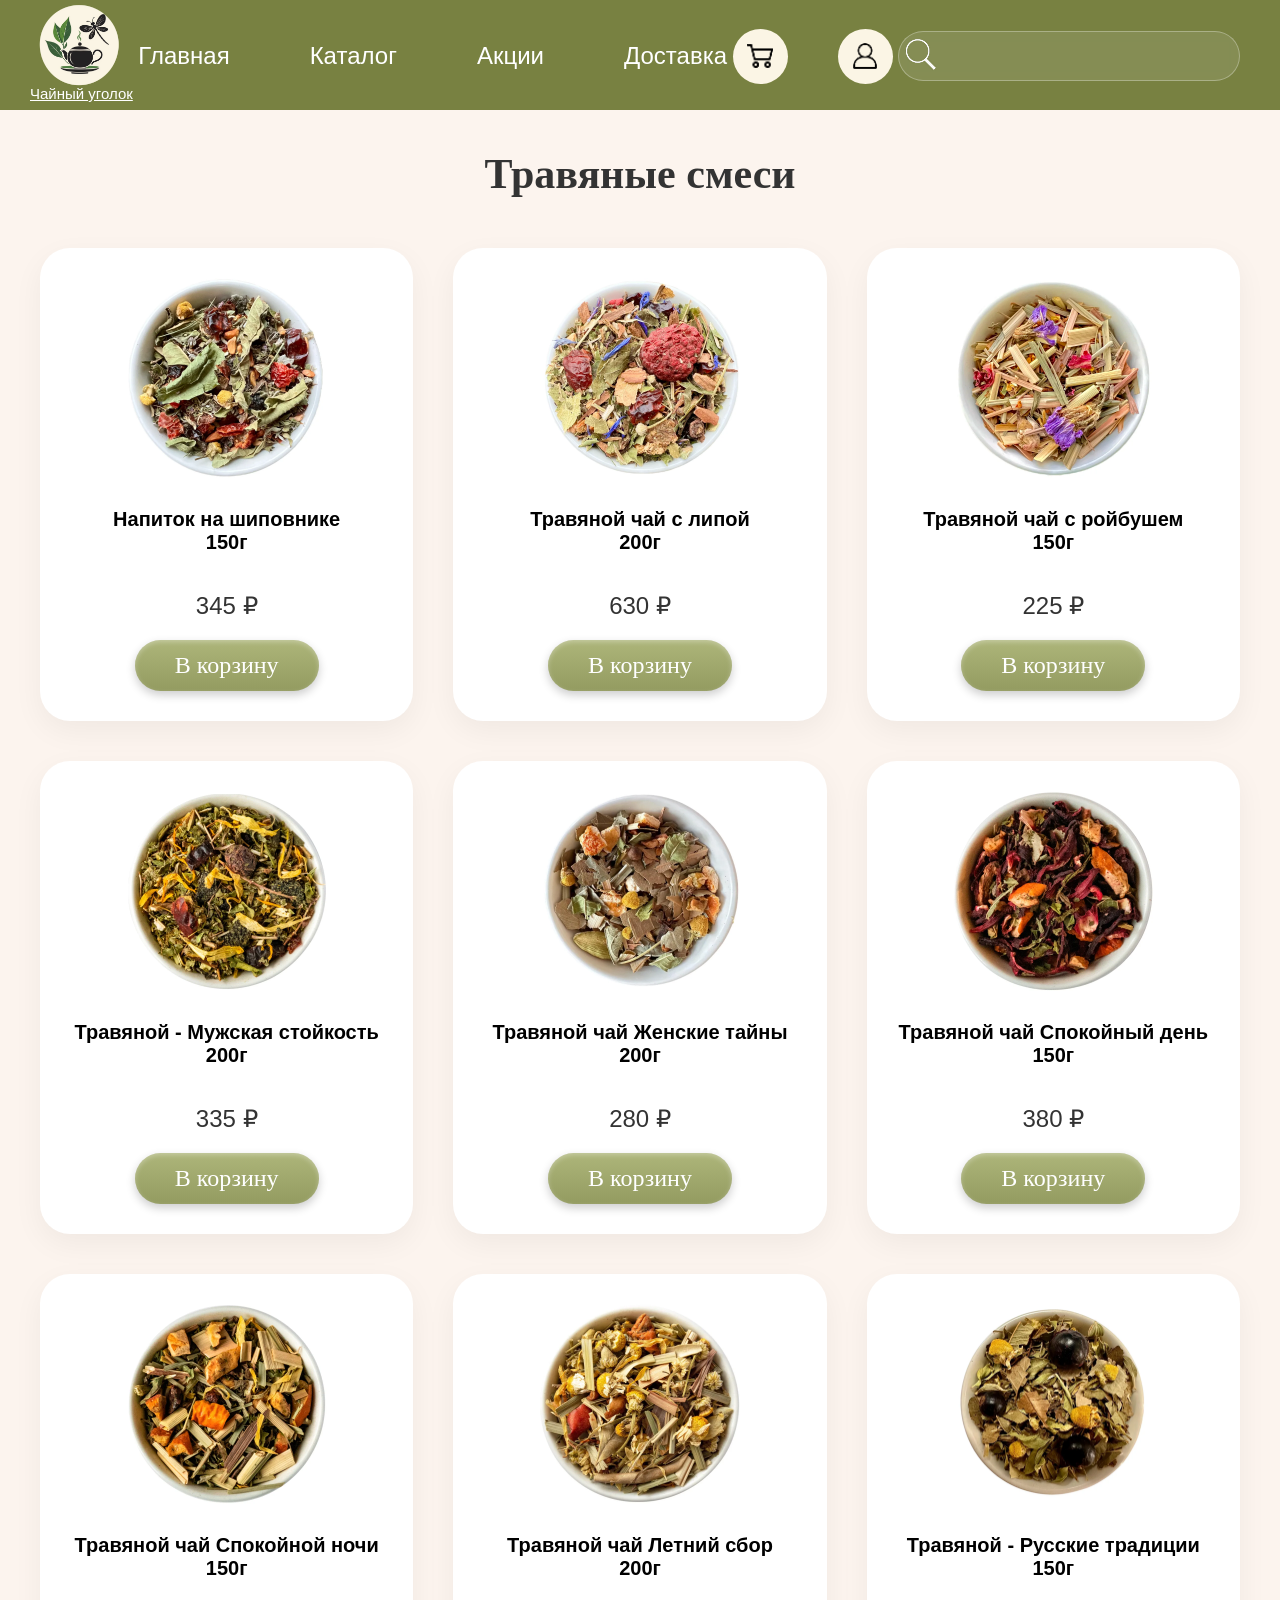
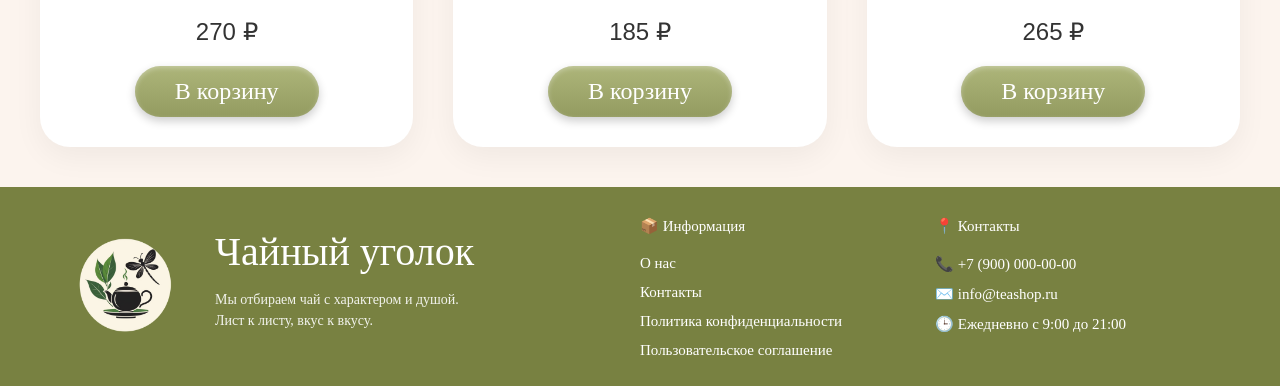
<file: catalog3.html>
<!DOCTYPE html>
<html lang="ru">
<head>
	<meta charset="UTF-8">
	<meta name="viewport" content="width=device-width, initial-scale=1.0">
	<meta name="author" content="Godunova Alena">
	<meta name="description" content="Курсовая работа: Чайный интернет-магазин">
	<meta name="keywords" content="чайный магазин">
	<link rel="stylesheet" href="css/style.css">
	<title>Травяные смеси</title>
	<link rel="icon" href="img/logo.jpeg">
</head>
<body>
<!--Хедер-->
<header class="site-header">
    <div class="header-container">
        <div class="logo-section">
            <img src="img/logo.png" class="logo-circle" alt="Logo"> 
            <a href="index.html" class="logo-text">Чайный уголок</a>
        </div>
    <nav class="main-nav"> <ul>
            <li><a href="index.html">Главная</a></li>
            <li class="dropdown"> 
            	<a href="#" class="dropbtn" id="catalogBtn">Каталог</a>
            <div class="dropdown-content" id="catalogDropdown">
                <a href="catalog1.html" class="catalog-item">Чёрный и красный чай</a>
                <a href="catalog2.html" class="catalog-item">Зелёный и белый чай</a>
                <a href="catalog3.html" class="catalog-item">Травяные <br> смеси</a>
             </div></li>
            <li><a href="stocks.html">Акции</a></li>
            <li><a href="delivery.html">Доставка</a></li></ul></nav>
<div class="header-tools">
    <a href="basket.html" class="header-icon-link">
        <img src="img/cart.png" alt="Корзина"></a>
    <a href="auth.html" class="header-icon-link">
        <img src="img/user.png" alt="Профиль"></a></div>
<div class="search-bar">
    <input type="text" id="searchInput" placeholder=" ">
    <span class="search-icon"><img src="img/search-icon.png"></span></div>
</header>
<!--Каталог-->
<main class="catalog-wrapper">
    <h1 class="catalog-title">Травяные смеси</h1>
    <div class="product-grid">
<!-- 1 блок -->
        <div class="product-card">
            <div class="product-image">
                <img src="img/cat3_1.png" alt="Напиток на шиповнике"> </div>
            <h3 class="product-name">Напиток на шиповнике <br> 150г</h3>
            <p class="product-price">345 ₽</p>
            <button class="promo-button add-to-cart-btn" 
                    onclick="addToCart('Напиток на шиповнике', 345, 'img/cat3_1.png')"> В корзину </button> </div>
<!-- блок 2 -->
        <div class="product-card">
            <div class="product-image">
                <img src="img/cat3_2.png" alt="Травяной чай с липой"> </div>
            <h3 class="product-name">Травяной чай с липой <br> 200г</h3>
            <p class="product-price">630 ₽</p>
            <button class="promo-button add-to-cart-btn" 
                    onclick="addToCart('Травяной чай с липой', 630, 'img/cat3_2.png')"> В корзину </button> </div>
<!-- блок 3 -->
        <div class="product-card">
            <div class="product-image">
                <img src="img/cat3_3.png" alt="Травяной чай с ройбушем"> </div>
            <h3 class="product-name">Травяной чай с ройбушем <br> 150г </h3>
            <p class="product-price">225 ₽</p>
            <button class="promo-button add-to-cart-btn" 
                    onclick="addToCart('Травяной чай с ройбушем', 225, 'img/cat3_3.png')"> В корзину </button> </div>
<!-- блок 4 -->
        <div class="product-card">
            <div class="product-image">
                <img src="img/cat3_4.png" alt="Травяной чай Мужская стойкость"> </div>
            <h3 class="product-name">Травяной - Мужская стойкость <br> 200г</h3>
            <p class="product-price">335 ₽</p>
            <button class="promo-button add-to-cart-btn" 
                    onclick="addToCart('Травяной чай Мужская стойкость', 335, 'img/cat3_4.png')"> В корзину </button> </div>
<!-- блок 5 -->
        <div class="product-card">
            <div class="product-image">
                <img src="img/cat3_5.png" alt="Травяной чай Женские тайны"> </div>
            <h3 class="product-name">Травяной чай Женские тайны <br> 200г</h3>
            <p class="product-price">280 ₽</p>
            <button class="promo-button add-to-cart-btn" 
                    onclick="addToCart('Травяной чай Женские тайны', 280, 'img/cat3_5.png')"> В корзину </button> </div>
<!-- блок 6 -->
        <div class="product-card">
            <div class="product-image">
                <img src="img/cat3_6.png" alt="Травяной чай Спокойный день"> </div>
            <h3 class="product-name">Травяной чай Спокойный день <br> 150г</h3>
            <p class="product-price">380 ₽</p>
            <button class="promo-button add-to-cart-btn" 
                    onclick="addToCart('Травяной чай Спокойный день', 380, 'img/cat3_6.png')"> В корзину </button> </div>
<!-- блок 7 -->
        <div class="product-card">
            <div class="product-image">
                <img src="img/cat3_7.png" alt="Травяной чай Спокойной ночи"> </div>
            <h3 class="product-name">Травяной чай Спокойной ночи <br> 150г</h3>
            <p class="product-price">270 ₽</p>
            <button class="promo-button add-to-cart-btn" 
                    onclick="addToCart('Травяной чай Спокойной ночи', 270, 'img/cat3_7.png')"> В корзину </button> </div>
<!-- блок 8 -->
        <div class="product-card">
            <div class="product-image">
                <img src="img/cat3_8.png" alt="Травяной чай Летний сбор"> </div>
            <h3 class="product-name">Травяной чай Летний сбор <br> 200г</h3>
            <p class="product-price">185 ₽</p>
            <button class="promo-button add-to-cart-btn" 
                    onclick="addToCart('Травяной чай Летний сбор', 185, 'img/cat3_8.png')"> В корзину </button> </div>
<!-- блок 9 -->
        <div class="product-card">
            <div class="product-image">
                <img src="img/cat3_9.png" alt="Травяной чай Русские традиции"> </div>
            <h3 class="product-name">Травяной - Русские традиции <br> 150г</h3>
            <p class="product-price">265 ₽</p>
            <button class="promo-button add-to-cart-btn" 
                    onclick="addToCart('Травяной чай Русские традиции', 265, 'img/cat3_9.png')"> В корзину </button> </div>
    </div>
</main>
<!--Футер-->
<footer class="site-footer">
    <div class="footer-container">
        <div class="footer-brand">
            <div class="footer-logo">
                <img src="img/logo.png" alt="Чайный уголок"> </div>
            <div class="brand-text">
                <h2>Чайный уголок</h2>
                <p>Мы отбираем чай с характером и душой.<br>
                Лист к листу, вкус к вкусу.</p></div>
        </div>
        <div class="footer-nav">
            <h3>📦 Информация</h3>
            <ul>
                <li><a href="files/о_нас_чайный_уголок.docx" download>О нас</a></li>
                <li><a href="files/контакты_чайный_уголок.docx" download>Контакты</a></li>
                <li><a href="files/политика_конфиденциальности.docx" download>Политика конфиденциальности</a></li>
                <li><a href="files/пользовательское_соглашение.docx" download>Пользовательское соглашение</a></li>
            </ul>
        </div>
        <div class="footer-contacts">
            <h3>📍 Контакты</h3>
            <ul>
                <li>📞 +7 (900) 000-00-00</li>
                <li>✉️ info@teashop.ru</li>
                <li>🕒 Ежедневно с 9:00 до 21:00</li>
            </ul>
        </div>
    </div>
</footer>
<script src="js/main.js"></script>
</body>
</html>
</file>
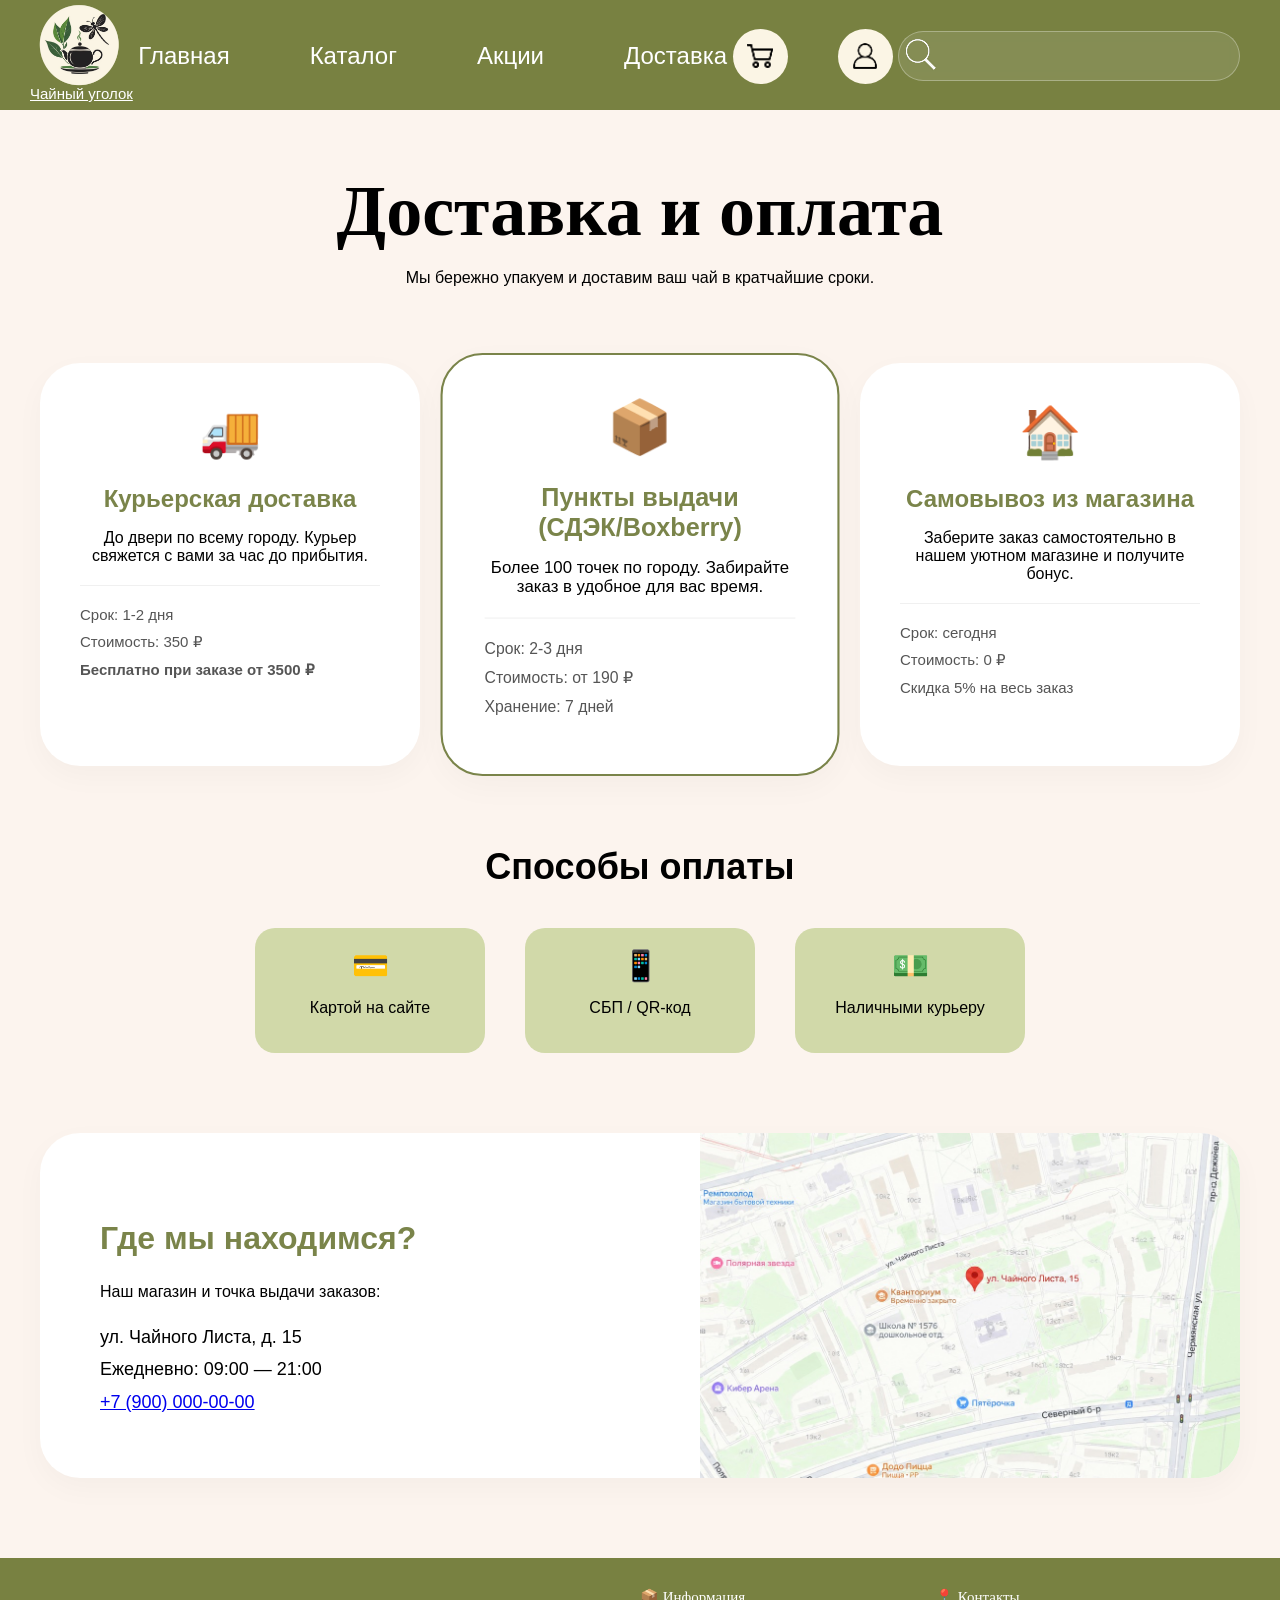
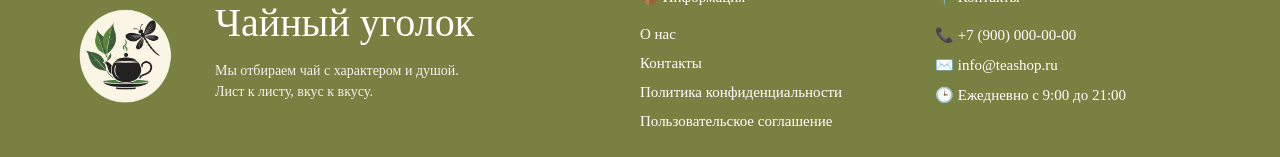
<file: delivery.html>
<!DOCTYPE html>
<html lang="ru">
<head>
	<meta charset="UTF-8">
	<meta name="viewport" content="width=device-width, initial-scale=1.0">
	<meta name="author" content="Godunova Alena">
	<meta name="description" content="Курсовая работа: Чайный интернет-магазин">
	<meta name="keywords" content="чайный магазин">
	<link rel="stylesheet" href="css/style.css">
	<title>Доставка и оплата</title>
	<link rel="icon" href="img/logo.jpeg">
</head>
<body>
<!--Хедер-->
<header class="site-header">
    <div class="header-container">
        <div class="logo-section">
            <img src="img/logo.png" class="logo-circle" alt="Logo"> 
            <a href="index.html" class="logo-text">Чайный уголок</a>
        </div>
    <nav class="main-nav"> <ul>
            <li><a href="index.html">Главная</a></li>
            <li class="dropdown"> 
            	<a href="#" class="dropbtn" id="catalogBtn">Каталог</a>
            <div class="dropdown-content" id="catalogDropdown">
                <a href="catalog1.html" class="catalog-item">Чёрный и красный чай</a>
                <a href="catalog2.html" class="catalog-item">Зелёный и белый чай</a>
                <a href="catalog3.html" class="catalog-item">Травяные <br> смеси</a>
             </div></li>
            <li><a href="stocks.html">Акции</a></li>
            <li><a href="delivery.html">Доставка</a></li></ul></nav>
<div class="header-tools">
    <a href="basket.html" class="header-icon-link">
        <img src="img/cart.png" alt="Корзина"></a>
    <a href="auth.html" class="header-icon-link">
        <img src="img/user.png" alt="Профиль"></a></div>
<div class="search-bar">
    <input type="text" id="searchInput" placeholder=" ">
    <span class="search-icon"><img src="img/search-icon.png"></span></div>
</header>
<!--Доставка-->
<main class="delivery-page">
    <header class="delivery-header">
        <h1 class="delivery-main-title">Доставка и оплата</h1>
        <p>Мы бережно упакуем и доставим ваш чай в кратчайшие сроки.</p>
    </header>
    <section class="delivery-methods">
        <div class="method-card">
            <div class="method-icon">🚚</div>
            <h3>Курьерская доставка</h3>
            <p>До двери по всему городу. Курьер свяжется с вами за час до прибытия.</p>
            <ul class="method-details">
                <li>Срок: 1-2 дня</li>
                <li>Стоимость: 350 ₽</li>
                <li><strong>Бесплатно при заказе от 3500 ₽</strong></li> </ul>
        </div>
        <div class="method-card featured">
            <div class="method-icon">📦</div>
            <h3>Пункты выдачи (СДЭК/Boxberry)</h3>
            <p>Более 100 точек по городу. Забирайте заказ в удобное для вас время.</p>
            <ul class="method-details">
                <li>Срок: 2-3 дня</li>
                <li>Стоимость: от 190 ₽</li>
                <li>Хранение: 7 дней</li> </ul>
        </div>
        <div class="method-card">
            <div class="method-icon">🏠</div>
            <h3>Самовывоз из магазина</h3>
            <p>Заберите заказ самостоятельно в нашем уютном магазине и получите бонус.</p>
            <ul class="method-details">
                <li>Срок: сегодня</li>
                <li>Стоимость: 0 ₽</li>
                <li>Скидка 5% на весь заказ</li> </ul>
        </div>
    </section>
    <section class="payment-section">
        <h2 class="section-title">Способы оплаты</h2>
        <div class="payment-grid">
            <div class="payment-item">
                <span>💳</span>
                <p>Картой на сайте</p>
            </div>
            <div class="payment-item">
                <span>📱</span>
                <p>СБП / QR-код</p>
            </div>
            <div class="payment-item">
                <span>💵</span>
                <p>Наличными курьеру</p>
            </div>
        </div>
    </section>

    <section class="map-section">
        <div class="map-info">
            <h2>Где мы находимся?</h2>
            <p>Наш магазин и точка выдачи заказов:</p>
            <address>
                ул. Чайного Листа, д. 15<br>
                Ежедневно: 09:00 — 21:00<br>
                <a href="tel:+79000000000">+7 (900) 000-00-00</a>
            </address>
        </div>
        <div class="map-placeholder">
            <img src="img/map-mockup.jpg" alt="Карта проезда">
        </div>
    </section>
</main>

<!--Футер-->
<footer class="site-footer">
    <div class="footer-container">
        <div class="footer-brand">
            <div class="footer-logo">
                <img src="img/logo.png" alt="Чайный уголок"> </div>
            <div class="brand-text">
                <h2>Чайный уголок</h2>
                <p>Мы отбираем чай с характером и душой.<br>
                Лист к листу, вкус к вкусу.</p></div>
        </div>
        <div class="footer-nav">
            <h3>📦 Информация</h3>
            <ul>
                <li><a href="files/о_нас_чайный_уголок.docx" download>О нас</a></li>
                <li><a href="files/контакты_чайный_уголок.docx" download>Контакты</a></li>
                <li><a href="files/политика_конфиденциальности.docx" download>Политика конфиденциальности</a></li>
                <li><a href="files/пользовательское_соглашение.docx" download>Пользовательское соглашение</a></li>
            </ul>
        </div>
        <div class="footer-contacts">
            <h3>📍 Контакты</h3>
            <ul>
                <li>📞 +7 (900) 000-00-00</li>
                <li>✉️ info@teashop.ru</li>
                <li>🕒 Ежедневно с 9:00 до 21:00</li>
            </ul>
        </div>
    </div>
</footer>
<script src="js/main.js"></script>
</body>
</html>
</file>
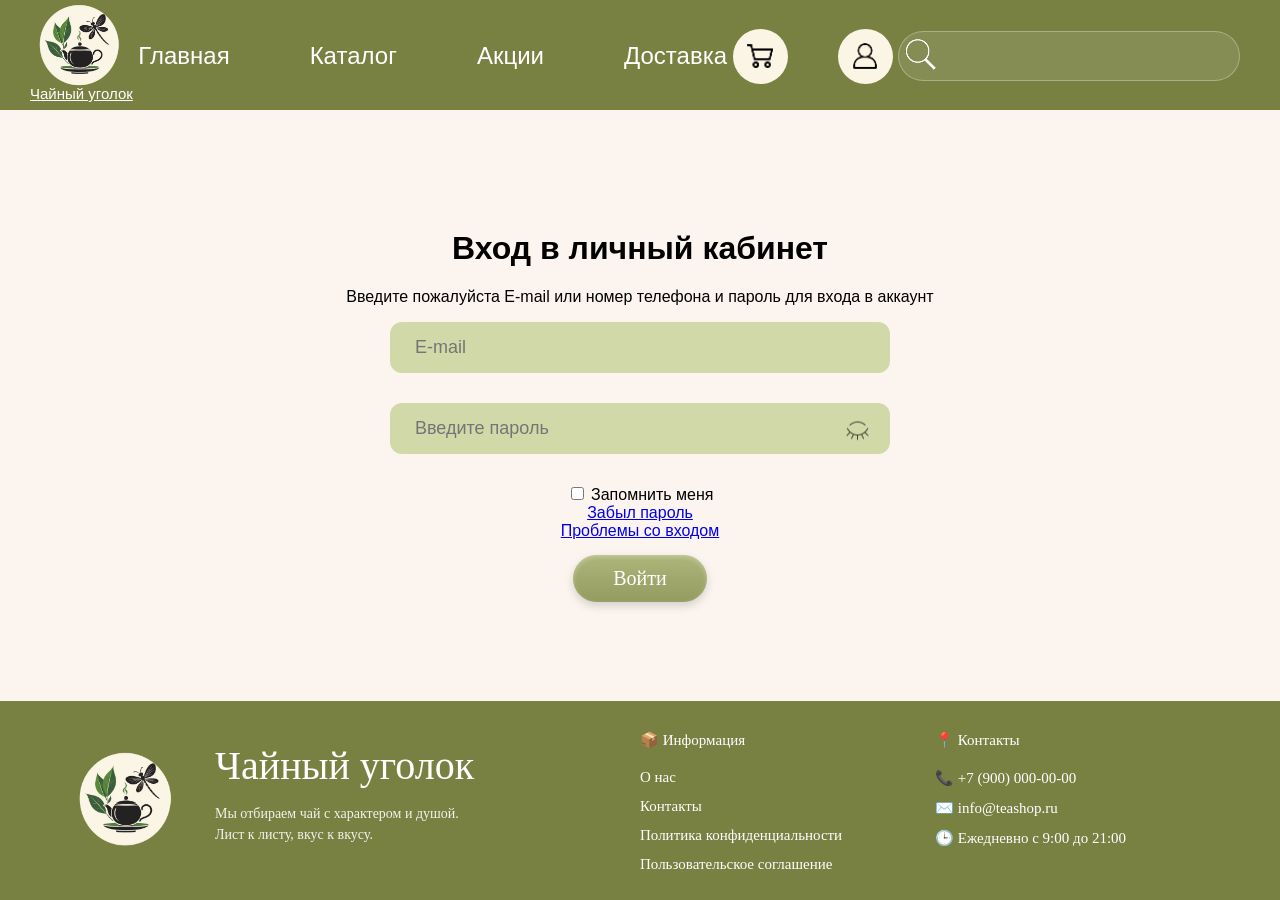
<file: login.html>
<!DOCTYPE html>
<html lang="ru">
<head>
    <meta charset="UTF-8">
    <meta name="viewport" content="width=device-width, initial-scale=1.0">
    <meta name="author" content="Godunova Alena">
    <meta name="description" content="Курсовая работа: Чайный интернет-магазин">
    <meta name="keywords" content="чайный магазин">
    <link rel="stylesheet" href="css/style.css">
    <title>Вход</title>
    <link rel="icon" href="img/logo.jpeg">
</head>
<body class="cart-page">
<!--Хедер-->
<header class="site-header">
    <div class="header-container">
        <div class="logo-section">
            <img src="img/logo.png" class="logo-circle" alt="Logo"> 
            <a href="index.html" class="logo-text">Чайный уголок</a>
        </div>
    <nav class="main-nav"> <ul>
            <li><a href="index.html">Главная</a></li>
            <li class="dropdown"> 
                <a href="#" class="dropbtn" id="catalogBtn">Каталог</a>
            <div class="dropdown-content" id="catalogDropdown">
                <a href="catalog1.html" class="catalog-item">Чёрный и красный чай</a>
                <a href="catalog2.html" class="catalog-item">Зелёный и белый чай</a>
                <a href="catalog3.html" class="catalog-item">Травяные <br> смеси</a>
             </div></li>
            <li><a href="stocks.html">Акции</a></li>
            <li><a href="delivery.html">Доставка</a></li></ul></nav>
<div class="header-tools">
    <a href="basket.html" class="header-icon-link">
        <img src="img/cart.png" alt="Корзина"></a>
    <a href="auth.html" class="header-icon-link">
        <img src="img/user.png" alt="Профиль"></a></div>
<div class="search-bar">
    <input type="text" id="searchInput" placeholder=" ">
    <span class="search-icon"><img src="img/search-icon.png"></span></div>
</header>
<!--РЕГИСТРАЦИЯ-->

<main class="auth-wrapper">
    <div class="auth-container">
        <h1 class="auth-title">Вход в личный кабинет</h1>
        <p class="auth-subtitle">Введите пожалуйста E-mail или номер телефона и пароль для входа в аккаунт</p>
        
        <form class="auth-form">
            <div class="input-group"><input type="text" placeholder="E-mail"></div>
            <div class="input-group">
            <input type="password" id="passwordInput" placeholder="Введите пароль">
            <img src="img/eye-off.png" id="togglePassword" alt="Показать пароль">
            </div>
            <div class="form-options">
                <label class="checkbox-container">
                    <input type="checkbox"> <span class="checkmark"></span> Запомнить меня
                </label>
            </div>
            
            <div class="form-links">
                <a href="#">Забыл пароль</a>
                <br>
                <a href="#">Проблемы со входом</a>
            </div>
            <a href="user.html" class="register-btn">Войти</a>
        </form>
    </div>
</main>

<!--Футер-->
<footer class="site-footer">
    <div class="footer-container">
        <div class="footer-brand">
            <div class="footer-logo">
                <img src="img/logo.png" alt="Чайный уголок"> </div>
            <div class="brand-text">
                <h2>Чайный уголок</h2>
                <p>Мы отбираем чай с характером и душой.<br>
                Лист к листу, вкус к вкусу.</p></div>
        </div>
        <div class="footer-nav">
            <h3>📦 Информация</h3>
            <ul>
                <li><a href="files/о_нас_чайный_уголок.docx" download>О нас</a></li>
                <li><a href="files/контакты_чайный_уголок.docx" download>Контакты</a></li>
                <li><a href="files/политика_конфиденциальности.docx" download>Политика конфиденциальности</a></li>
                <li><a href="files/пользовательское_соглашение.docx" download>Пользовательское соглашение</a></li>
            </ul>
        </div>
        <div class="footer-contacts">
            <h3>📍 Контакты</h3>
            <ul>
                <li>📞 +7 (900) 000-00-00</li>
                <li>✉️ info@teashop.ru</li>
                <li>🕒 Ежедневно с 9:00 до 21:00</li>
            </ul>
        </div>
    </div>
</footer>
<script src="js/main.js"></script>
</body>
</html>
</file>
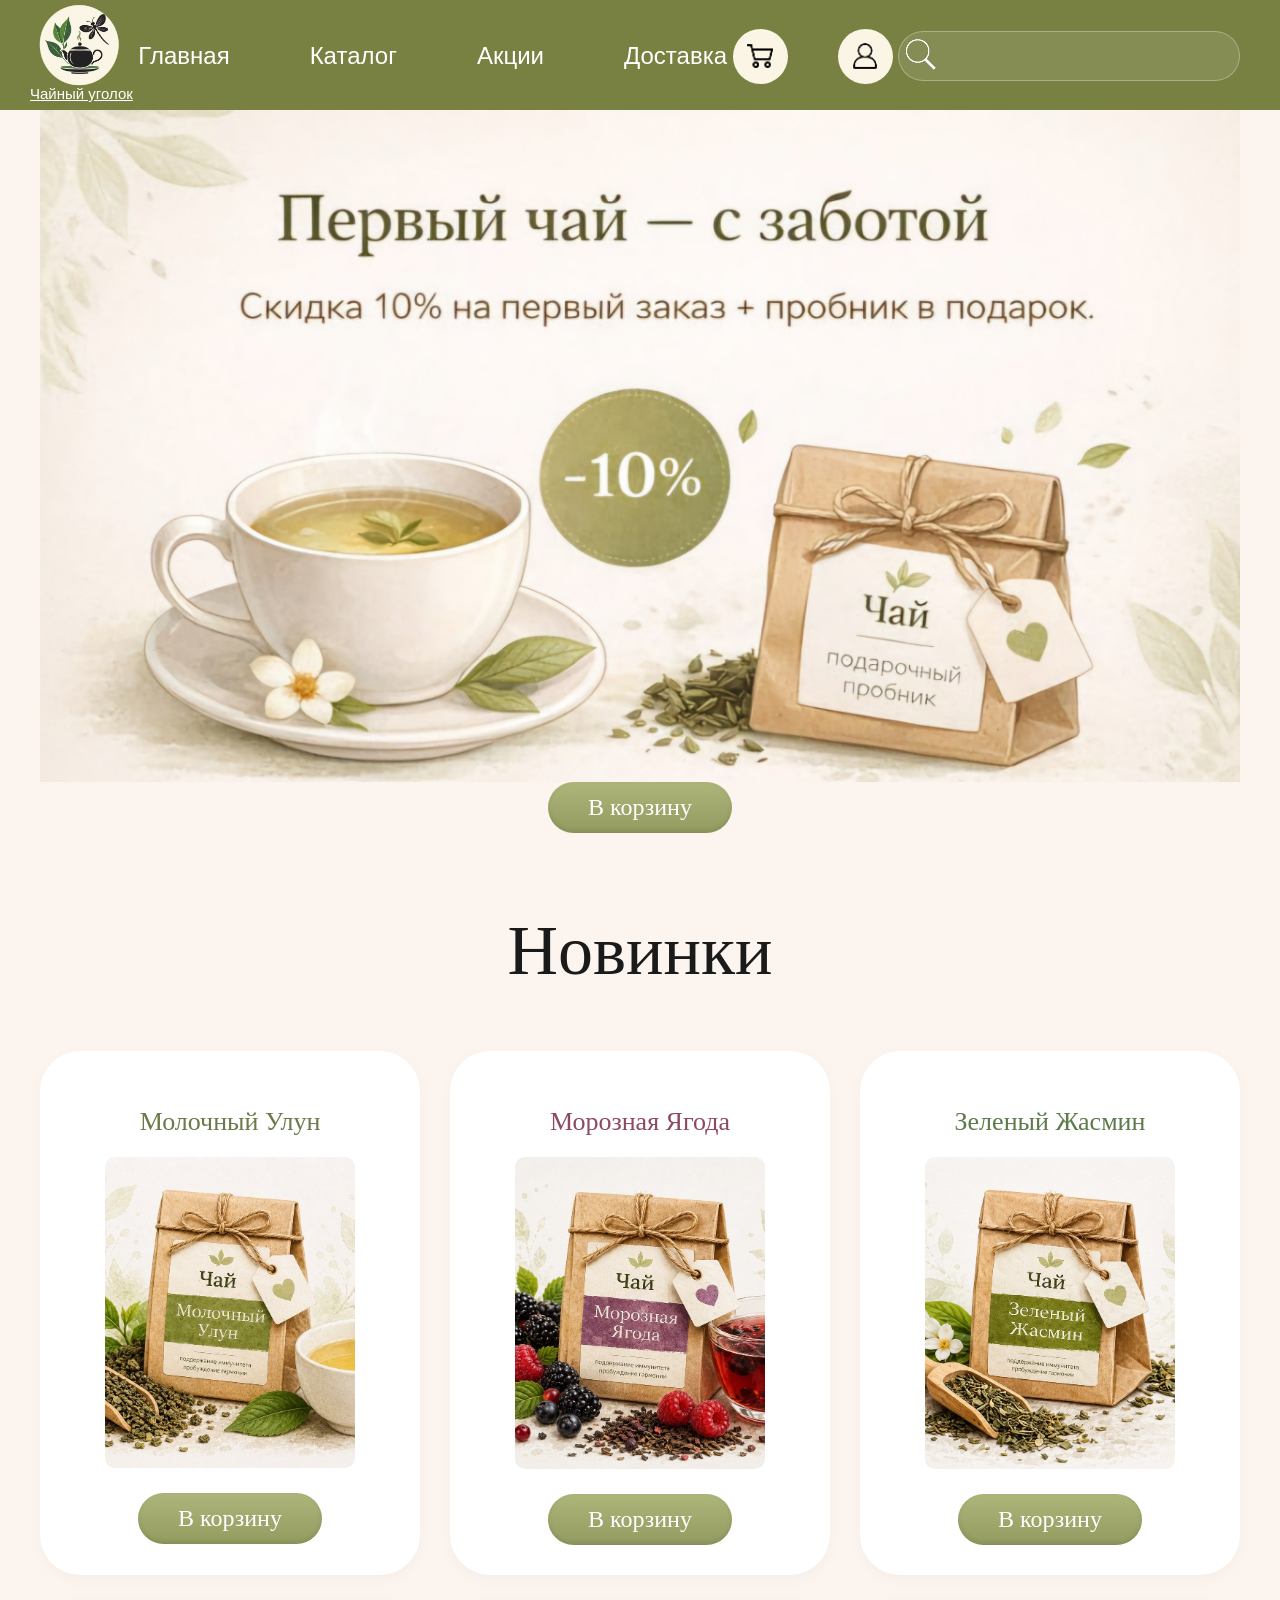
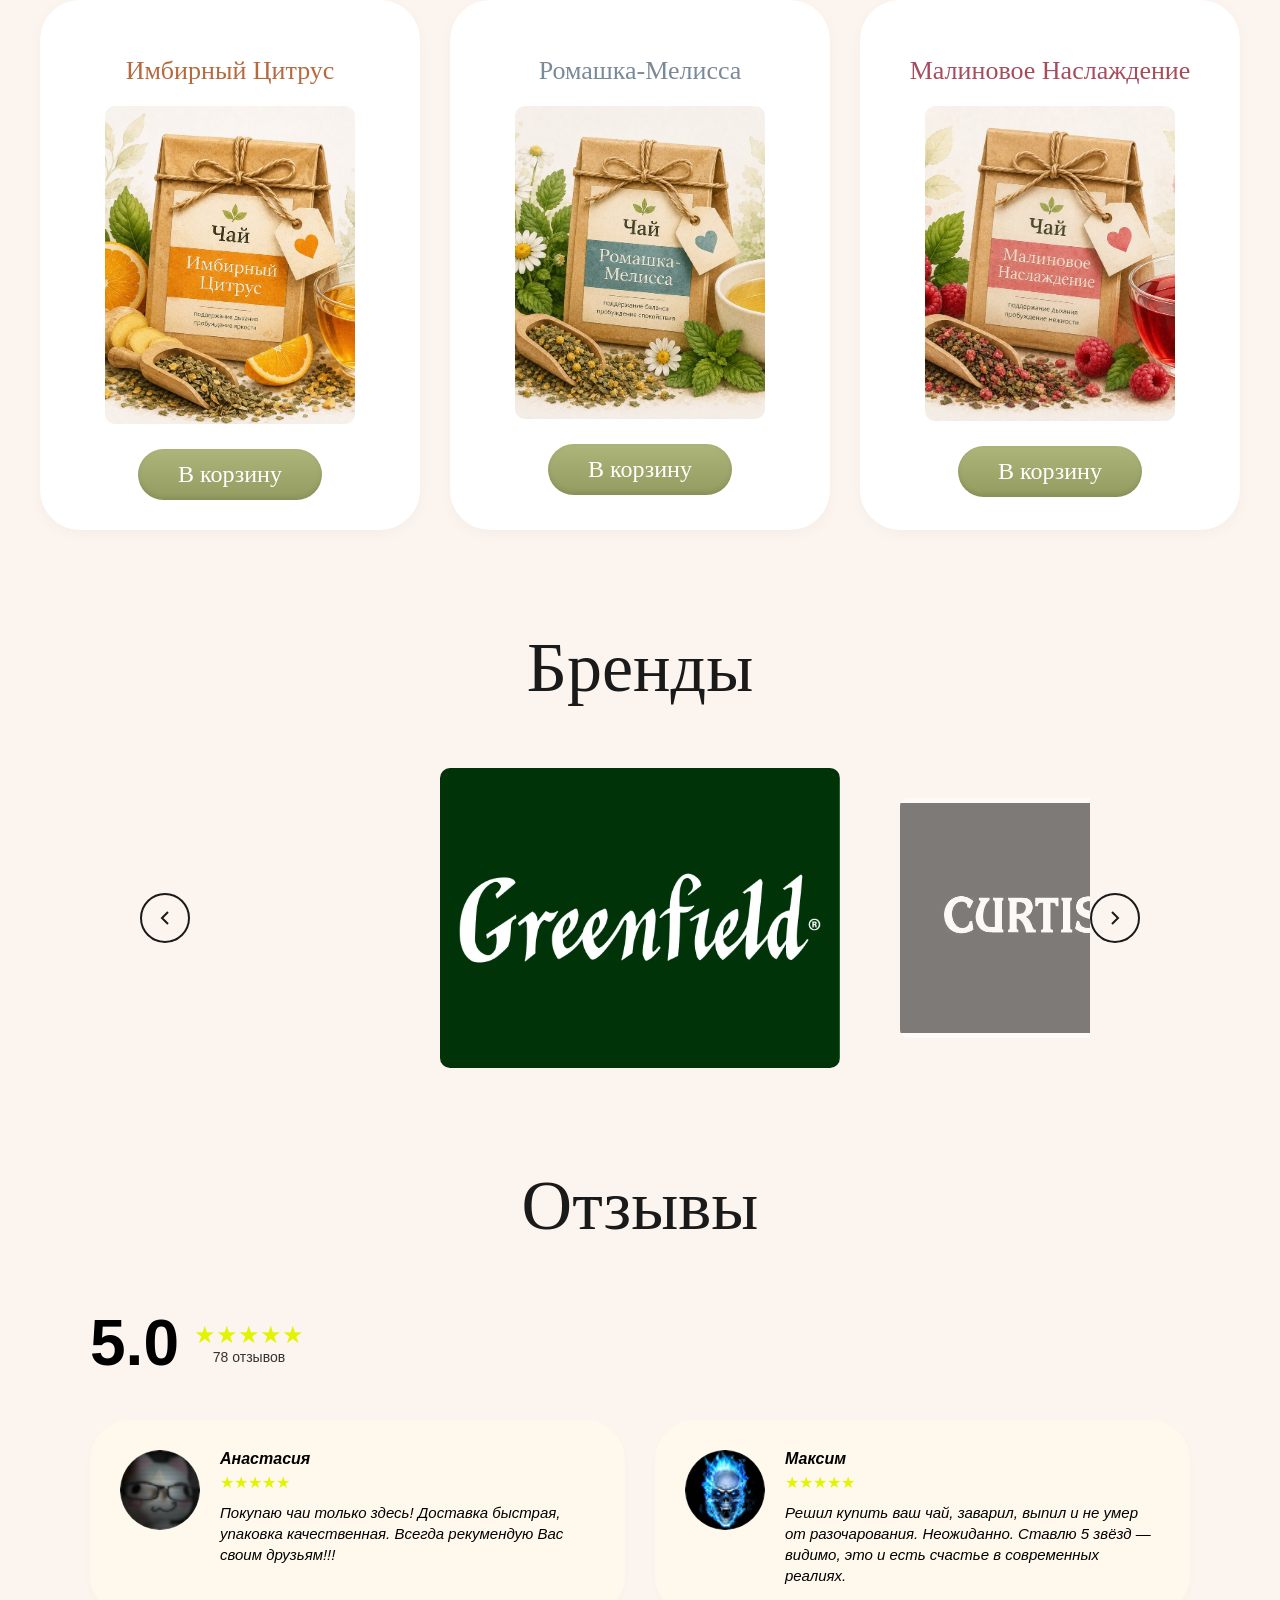
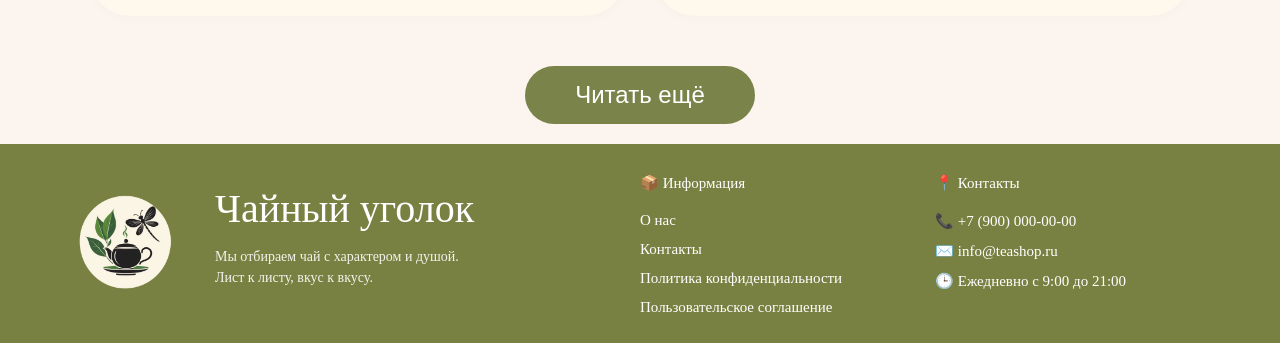
<file: main.html>
<!DOCTYPE html>
<html lang="ru">
<head>
	<meta charset="UTF-8">
	<meta name="viewport" content="width=device-width, initial-scale=1.0">
	<meta name="author" content="Godunova Alena">
	<meta name="description" content="Курсовая работа: Чайный интернет-магазин">
	<meta name="keywords" content="чайный магазин">
	<link rel="stylesheet" href="css/style.css">
	<title>Главная страница</title>
	<link rel="icon" href="img/logo.jpeg">
</head>
<body>
<!--Хедер-->
<header class="site-header">
    <div class="header-container">
        <div class="logo-section">
            <img src="img/logo.png" class="logo-circle" alt="Logo"> 
            <a href="main.html" class="logo-text">Чайный уголок</a>
        </div>
    <nav class="main-nav"> <ul>
            <li><a href="main.html">Главная</a></li>
            <li class="dropdown"> 
            	<a href="#" class="dropbtn" id="catalogBtn">Каталог</a>
            <div class="dropdown-content" id="catalogDropdown">
                <a href="catalog1.html" class="catalog-item">Чёрный и красный чай</a>
                <a href="catalog2.html" class="catalog-item">Зелёный и белый чай</a>
                <a href="catalog3.html" class="catalog-item">Травяные <br> смеси</a>
             </div></li>
            <li><a href="stocks.html">Акции</a></li>
            <li><a href="delivery.html">Доставка</a></li></ul></nav>
<div class="header-tools">
    <a href="basket.html" class="header-icon-link">
        <img src="img/cart.png" alt="Корзина"></a>
    <a href="auth.html" class="header-icon-link">
        <img src="img/user.png" alt="Профиль"></a></div>
<div class="search-bar">
    <input type="text" id="searchInput" placeholder=" ">
    <span class="search-icon"><img src="img/search-icon.png"></span></div>
</header>
<!--Акция-->
<div class="main-banner">
<img src="img/stock.jpg"  alt="Акция: Первый чай с заботой">
</div>
<center><button class="details-btn add-to-cart-btn" 
                onclick=" addToCart('Первый чай с заботой (Скидка учитывается при оплате!)', 0 , 'img/stock.jpg')">В корзину</button> </div></center>
<!--Новинки-->
<section class="catalog">
    <h2 class="vibe-title">Новинки</h2>
    <div class="product-container">
        <div class="tea-card">
            <h3 class="tea-name" style="color: #6b7a4a;">Молочный Улун</h3>
            <img src="img/oolong.png" alt="Молочный Улун" class="tea-img">
            <button class="details-btn add-to-cart-btn" 
                onclick=" addToCart('Молочный Улун', 350, 'img/oolong.png')">В корзину</button> </div>
        <div class="tea-card">
            <h3 class="tea-name" style="color: #8c4a5d;">Морозная Ягода</h3>
            <img src="img/berry.png" alt="Морозная Ягода" class="tea-img">
            <button class="details-btn add-to-cart-btn" 
                onclick=" addToCart('Морозная Ягода', 350, 'img/berry.png')">В корзину</button> </div>
        <div class="tea-card">
            <h3 class="tea-name" style="color: #5d7a4a;">Зеленый Жасмин</h3>
            <img src="img/jasmine.png" alt="Зеленый Жасмин" class="tea-img">
            <button class="details-btn add-to-cart-btn" 
                onclick=" addToCart('Зеленый Жасмин', 350, 'img/jasmine.png')">В корзину</button> </div>
        <div class="tea-card">
            <h3 class="tea-name" style="color: #b56a3e;">Имбирный Цитрус</h3>
            <img src="img/citrus.png" alt="Имбирный Цитрус" class="tea-img">
            <button class="details-btn add-to-cart-btn" 
                onclick=" addToCart('Имбирный Цитрус', 350, 'img/citrus.png')">В корзину</button> </div>
        <div class="tea-card">
            <h3 class="tea-name" style="color: #7a8a99;">Ромашка-Мелисса</h3>
            <img src="img/chamomile.png" alt="Ромашка-Мелисса" class="tea-img">
            <button class="details-btn add-to-cart-btn" 
                onclick=" addToCart('Ромашка-Мелисса', 350, 'img/chamomile.png')">В корзину</button> </div>
        <div class="tea-card">
            <h3 class="tea-name" style="color: #a64d5d;">Малиновое Наслаждение</h3>
            <img src="img/raspberry.png" alt="Малиновое Наслаждение" class="tea-img">
            <button class="details-btn add-to-cart-btn" 
                onclick=" addToCart('Малиновое Наслаждение', 350, 'img/raspberry.png')">В корзину</button> </div>
    </div>
</section>
<!-- Бренды -->
<section class="partners-section">
    <h2 class="vibe-title">Бренды</h2>
    <div class="carousel-container">
        <button class="carousel-btn prev-btn" id="prevBtn">
            <svg width="24" height="24" viewBox="0 0 24 24" fill="none" stroke="currentColor" stroke-width="2"><path d="M15 18l-6-6 6-6"/></svg></button>
        <div class="carousel-viewport">
            <div class="carousel-track" id="carouselTrack">
                <div class="carousel-slide active-slide">
                    <img src="img/greenfield.jpg" alt="Greenfield"></div>
                <div class="carousel-slide">
                    <img src="img/сurtis.jpg" alt="Curtis"></div>
                <div class="carousel-slide">
                    <img src="img/tess.jpg" alt="Tess"></div>
                <div class="carousel-slide">
                    <img src="img/ahmad.jpg" alt="Ahmad Tea"></div>
                 <div class="carousel-slide">
                    <img src="img/nuri.jpg" alt="Принцесса Нури"></div>
            </div>
        </div>
        <button class="carousel-btn next-btn" id="nextBtn">
            <svg width="24" height="24" viewBox="0 0 24 24" fill="none" stroke="currentColor" stroke-width="2"><path d="M9 18l6-6-6-6"/></svg>
        </button>
    </div>
</section>
<!--отзывы-->
<section class="reviews-section">
        <h2 class="vibe-title">Отзывы</h2>
        <div class="overall-rating">
            <span class="rating-number">5.0</span>
            <div class="rating-details">
                <div class="stars">★★★★★</div>
                <p class="reviews-count">78 отзывов</p></div> </div>
        <div class="reviews-grid">
            <div class="review-card">
                <img src="img/ava1.jpg" alt="Анастасия" class="avatar">
                <div class="review-info">
                    <h4 class="user-name">Анастасия</h4>
                    <div class="user-stars">★★★★★</div>
                    <p class="review-text">Покупаю чаи только здесь! Доставка быстрая, упаковка качественная. Всегда рекумендую Вас своим друзьям!!!</p></div> </div>
            <div class="review-card">
                <img src="img/ava2.jpg" alt="Максим" class="avatar">
                <div class="review-info">
                    <h4 class="user-name">Максим</h4>
                    <div class="user-stars">★★★★★</div>
                    <p class="review-text">Решил купить ваш чай, заварил, выпил и не умер от разочарования. Неожиданно. Ставлю 5 звёзд — видимо, это и есть счастье в современных реалиях.</p></div> </div>
            <div class="review-card hidden-review">
                <img src="img/ava3.jpg" alt="Гость" class="avatar">
                <div class="review-info">
                    <h4 class="user-name">Гость</h4>
                    <div class="user-stars">★★★★★</div>
                    <p class="review-text">Чай — пушка, упаковка — кайф. Сидишь, пьёшь, и настроение сразу вверх. Однозначно 5 звёзд, буду покупать ещё!</p></div> </div>
            <div class="review-card hidden-review">
                <img src="img/ava4.jpg" alt="Наталья" class="avatar">
                <div class="review-info">
                    <h4 class="user-name">Наталья</h4>
                    <div class="user-stars">★★★★★</div>
                    <p class="review-text">Заказала “Малиновое наслаждение” и получила НАСТОЯЩЕЕ наслаждение!!!</p> </div> </div>
        </div>
        <button class="load-more-btn" id="loadMoreBtn">Читать ещё</button> </section>
<!--Футер-->
<footer class="site-footer">
    <div class="footer-container">
        <div class="footer-brand">
            <div class="footer-logo">
                <img src="img/logo.png" alt="Чайный уголок"> </div>
            <div class="brand-text">
                <h2>Чайный уголок</h2>
                <p>Мы отбираем чай с характером и душой.<br>
                Лист к листу, вкус к вкусу.</p></div> </div>
        <div class="footer-nav">
            <h3>📦 Информация</h3>
            <ul>
                <li><a href="files/о_нас_чайный_уголок.docx" download>О нас</a></li>
                <li><a href="files/контакты_чайный_уголок.docx" download>Контакты</a></li>
                <li><a href="files/политика_конфиденциальности.docx" download>Политика конфиденциальности</a></li>
                <li><a href="files/пользовательское_соглашение.docx" download>Пользовательское соглашение</a></li> </ul>
        </div>
        <div class="footer-contacts">
            <h3>📍 Контакты</h3>
            <ul>
                <li>📞 +7 (900) 000-00-00</li>
                <li>✉️ info@teashop.ru</li>
                <li>🕒 Ежедневно с 9:00 до 21:00</li> </ul> </div>
    </div>
</footer>
<script src="js/main.js"></script>
</body>
</html>
</file>
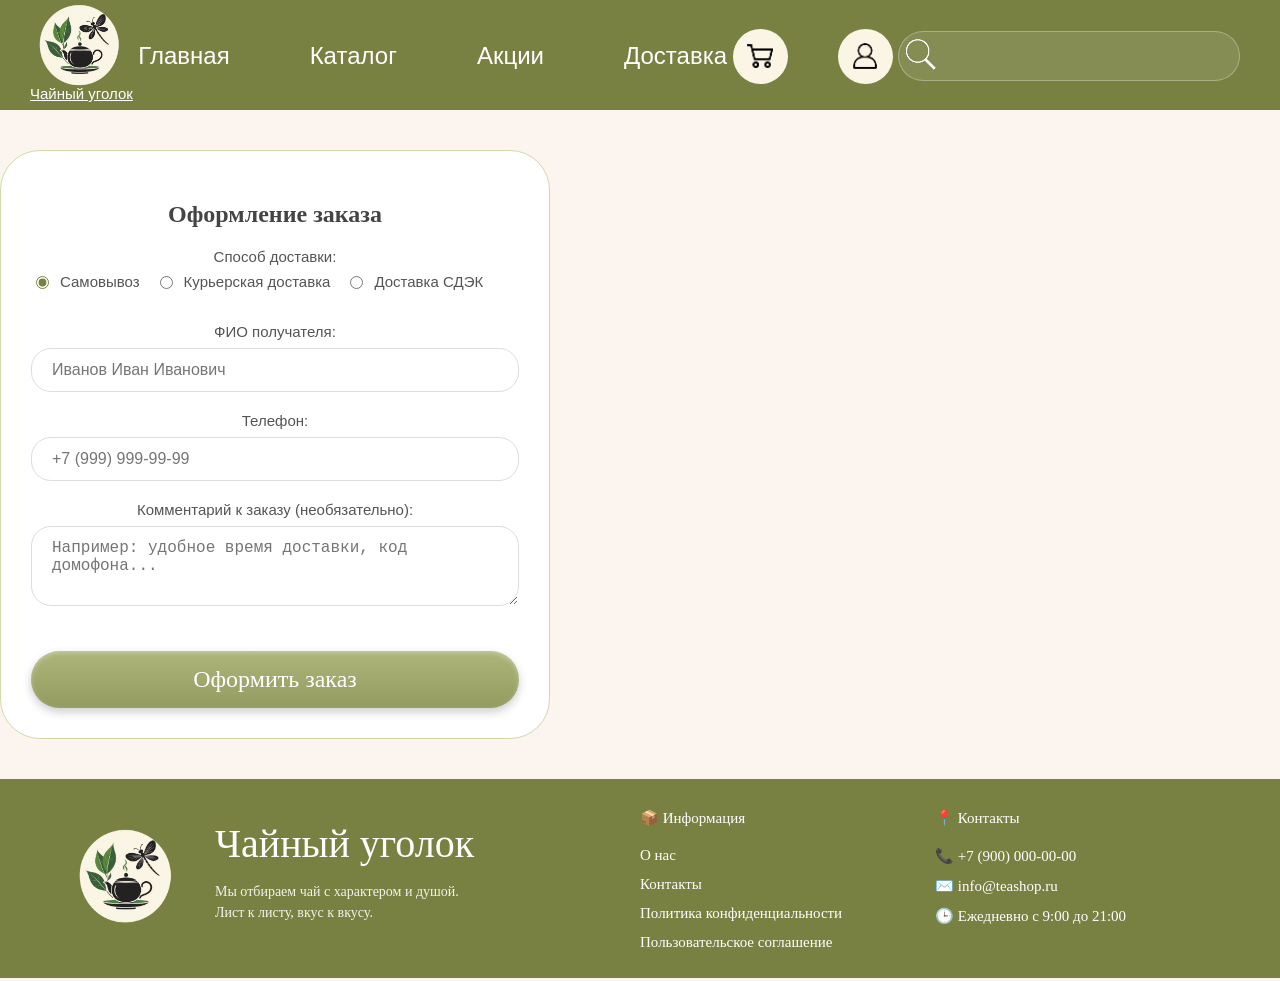
<file: order.html>
<!DOCTYPE html>
<html lang="ru">
<head>
	<meta charset="UTF-8">
	<meta name="viewport" content="width=device-width, initial-scale=1.0">
	<meta name="author" content="Godunova Alena">
	<meta name="description" content="Курсовая работа: Чайный интернет-магазин">
	<meta name="keywords" content="чайный магазин">
	<link rel="stylesheet" href="css/style.css">
	<title>Оформление заказа</title>
	<link rel="icon" href="img/logo.jpeg">
</head>
<body>
<!--Хедер-->
<header class="site-header">
    <div class="header-container">
        <div class="logo-section">
            <img src="img/logo.png" class="logo-circle" alt="Logo"> 
            <a href="index.html" class="logo-text">Чайный уголок</a>
        </div>
    <nav class="main-nav"> <ul>
            <li><a href="index.html">Главная</a></li>
            <li class="dropdown"> 
            	<a href="#" class="dropbtn" id="catalogBtn">Каталог</a>
            <div class="dropdown-content" id="catalogDropdown">
                <a href="catalog1.html" class="catalog-item">Чёрный и красный чай</a>
                <a href="catalog2.html" class="catalog-item">Зелёный и белый чай</a>
                <a href="catalog3.html" class="catalog-item">Травяные <br> смеси</a>
             </div></li>
            <li><a href="stocks.html">Акции</a></li>
            <li><a href="delivery.html">Доставка</a></li></ul></nav>
<div class="header-tools">
    <a href="basket.html" class="header-icon-link">
        <img src="img/cart.png" alt="Корзина"></a>
    <a href="auth.html" class="header-icon-link">
        <img src="img/user.png" alt="Профиль"></a></div>
<div class="search-bar">
    <input type="text" id="searchInput" placeholder=" ">
    <span class="search-icon"><img src="img/search-icon.png"></span></div>
</header>
<!--оформление заказа-->
<div class="checkout-section">
    <h2>Оформление заказа</h2>
    <form id="checkout-form">
        <div class="form-group">
            <label class="group-label">Способ доставки:</label>
            <div class="delivery-options">
                <label class="radio-label">
                    <input type="radio" name="delivery" value="pickup" checked>
                    <span>Самовывоз</span>
                </label>
                <label class="radio-label">
                    <input type="radio" name="delivery" value="courier">
                    <span>Курьерская доставка</span>
                </label>
                <label class="radio-label">
                    <input type="radio" name="delivery" value="sdek">
                    <span>Доставка СДЭК</span>
                </label>
            </div>
        </div>
        <div id="address-block" class="form-group hidden-block">
            <label for="user-address">Адрес доставки:</label>
            <input type="text" id="user-address" placeholder="Город, улица, дом, квартира">
        </div>

        <div class="form-group">
            <label for="checkout-fio">ФИО получателя:</label>
            <input type="text" id="checkout-fio" required placeholder="Иванов Иван Иванович">
        </div>

        <div class="form-group">
            <label for="checkout-phone">Телефон:</label>
            <input type="tel" id="checkout-phone" required placeholder="+7 (999) 999-99-99">
        </div>

        <div class="form-group">
            <label for="checkout-comment">Комментарий к заказу (необязательно):</label>
            <textarea id="checkout-comment" rows="3" placeholder="Например: удобное время доставки, код домофона..."></textarea>
        </div>
    </form>
    <form id="checkout-form">
    <button type="button" class="promo-button cart-checkout-btn" onclick="placeOrder()" >Оформить заказ</button>   
    </form>
</div>
<!--ФУТЕР-->
<footer class="site-footer">
    <div class="footer-container">
        <div class="footer-brand">
            <div class="footer-logo">
                <img src="img/logo.png" alt="Чайный уголок"> </div>
            <div class="brand-text">
                <h2>Чайный уголок</h2>
                <p>Мы отбираем чай с характером и душой.<br>
                Лист к листу, вкус к вкусу.</p></div>
        </div>
        <div class="footer-nav">
            <h3>📦 Информация</h3>
            <ul>
                <li><a href="files/о_нас_чайный_уголок.docx" download>О нас</a></li>
                <li><a href="files/контакты_чайный_уголок.docx" download>Контакты</a></li>
                <li><a href="files/политика_конфиденциальности.docx" download>Политика конфиденциальности</a></li>
                <li><a href="files/пользовательское_соглашение.docx" download>Пользовательское соглашение</a></li>
            </ul>
        </div>
        <div class="footer-contacts">
            <h3>📍 Контакты</h3>
            <ul>
                <li>📞 +7 (900) 000-00-00</li>
                <li>✉️ info@teashop.ru</li>
                <li>🕒 Ежедневно с 9:00 до 21:00</li>
            </ul>
        </div>
    </div>
</footer>
<script src="js/main.js"></script>
</body>
</html>
</file>
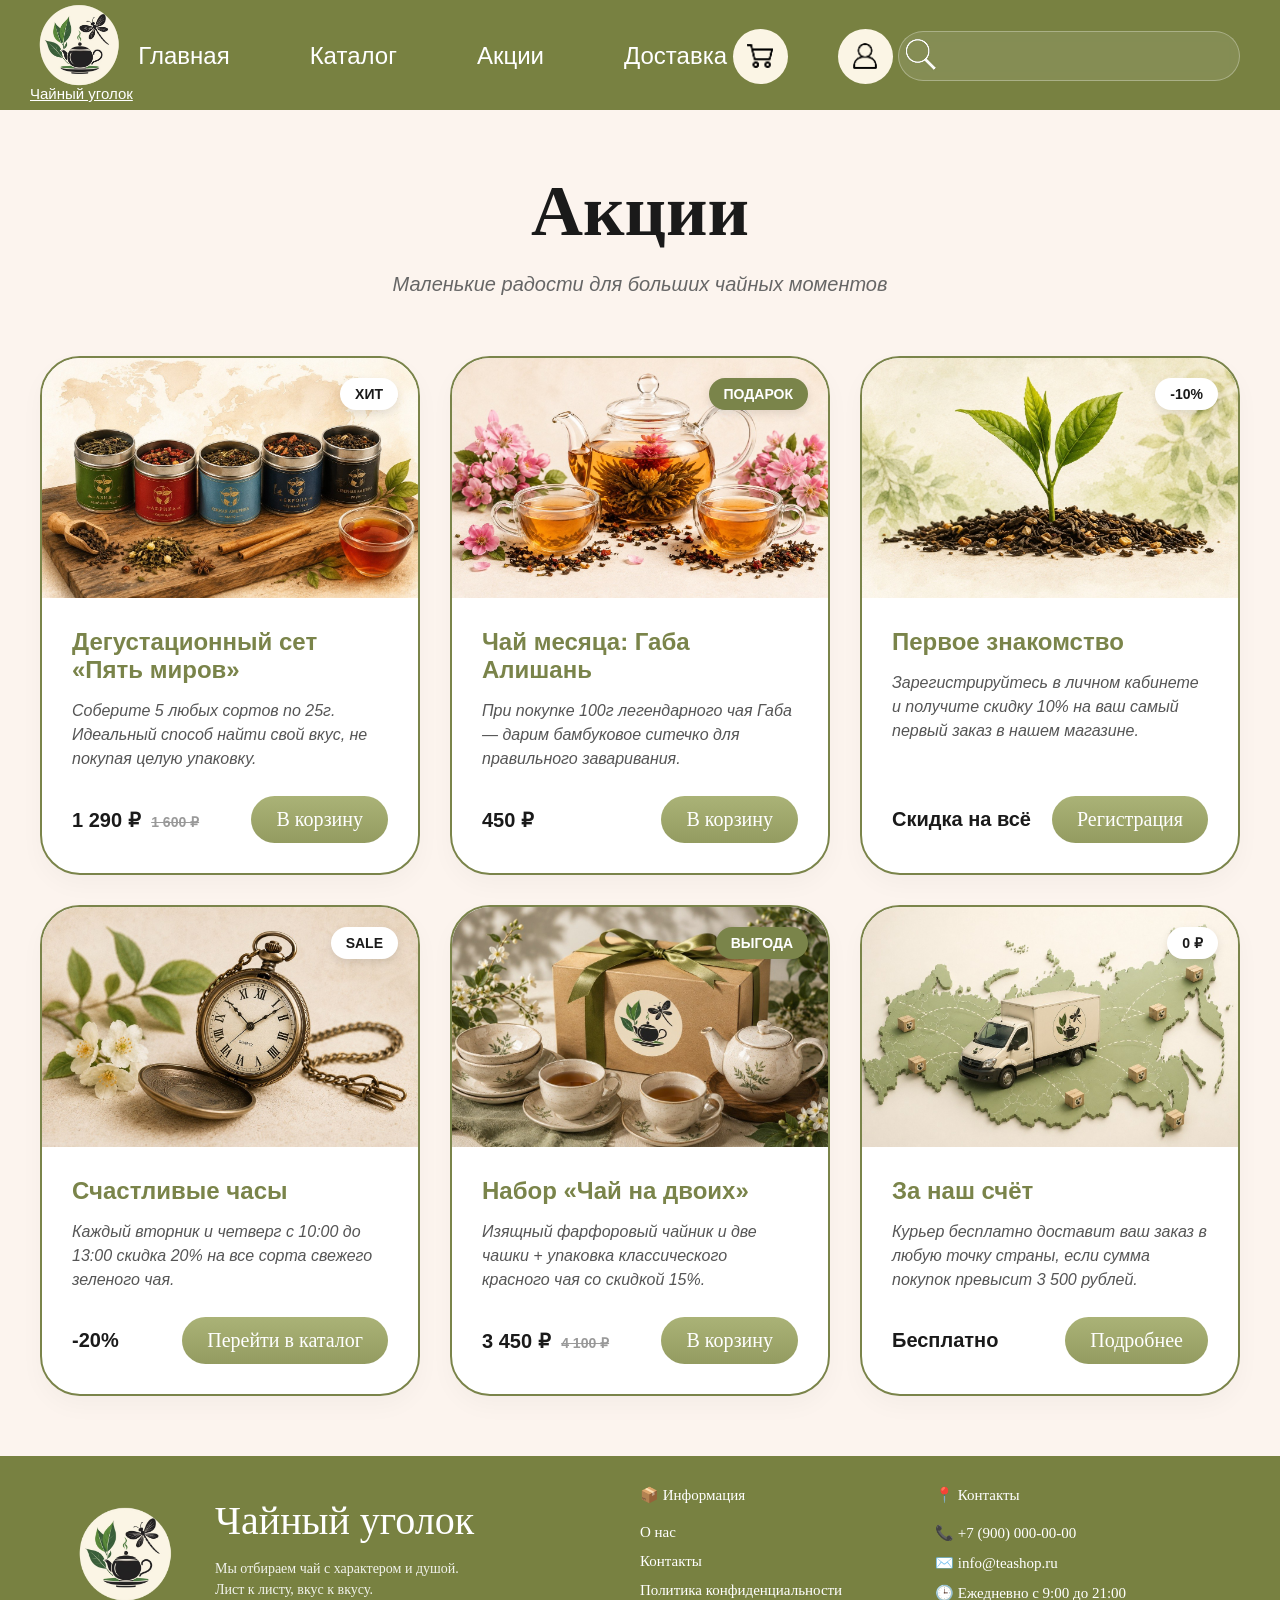
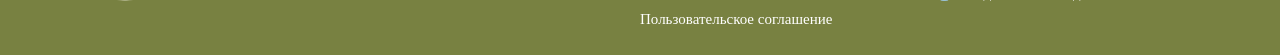
<file: stocks.html>
<!DOCTYPE html>
<html lang="ru">
<head>
	<meta charset="UTF-8">
	<meta name="viewport" content="width=device-width, initial-scale=1.0">
	<meta name="author" content="Godunova Alena">
	<meta name="description" content="Курсовая работа: Чайный интернет-магазин">
	<meta name="keywords" content="чайный магазин">
	<link rel="stylesheet" href="css/style.css">
	<title>Акции</title>
	<link rel="icon" href="img/logo.jpeg">
</head>
<body>
<!--Хедер-->
<header class="site-header">
    <div class="header-container">
        <div class="logo-section">
            <img src="img/logo.png" class="logo-circle" alt="Logo"> 
            <a href="index.html" class="logo-text">Чайный уголок</a>
        </div>
    <nav class="main-nav"> <ul>
            <li><a href="index.html">Главная</a></li>
            <li class="dropdown"> 
            	<a href="#" class="dropbtn" id="catalogBtn">Каталог</a>
            <div class="dropdown-content" id="catalogDropdown">
                <a href="catalog1.html" class="catalog-item">Чёрный и красный чай</a>
                <a href="catalog2.html" class="catalog-item">Зелёный и белый чай</a>
                <a href="catalog3.html" class="catalog-item">Травяные <br> смеси</a>
             </div></li>
            <li><a href="stocks.html">Акции</a></li>
            <li><a href="delivery.html">Доставка</a></li></ul></nav>
<div class="header-tools">
    <a href="basket.html" class="header-icon-link">
        <img src="img/cart.png" alt="Корзина"></a>
    <a href="auth.html" class="header-icon-link">
        <img src="img/user.png" alt="Профиль"></a></div>
<div class="search-bar">
    <input type="text" id="searchInput" placeholder=" ">
    <span class="search-icon"><img src="img/search-icon.png"></span></div>
</header>
<!--акции-->
<main class="promo-container">
    <header class="promo-header">
        <h1 class="promo-main-title">Акции</h1>
        <p>Маленькие радости для больших чайных моментов</p>
    </header>
    <div class="promo-grid">
        <div class="promo-card featured">
            <div class="promo-image">
                <img src="img/degist.jpg" alt="Дегустационный сет">
                <span class="promo-tag">Хит</span>
            </div>
            <div class="promo-content">
                <h3>Дегустационный сет «Пять миров»</h3>
                <p>Соберите 5 любых сортов по 25г. Идеальный способ найти свой вкус, не покупая целую упаковку.</p>
                <div class="promo-footer">
                    <span class="promo-price">1 290 ₽ <del>1 600 ₽</del></span>
                    <button class="promo-action" 
                        onclick="addToCart('Дегустационный сет «Пять миров»', 1290, 'img/degist.jpg')"> В корзину</button> </div>
            </div>
        </div>
        <div class="promo-card featured">
            <div class="promo-image">
                <img src="img/monthtea.jpg" alt="Чай месяца">
                <span class="promo-tag accent">Подарок</span>
            </div>
            <div class="promo-content">
                <h3>Чай месяца: Габа Алишань</h3>
                <p>При покупке 100г легендарного чая Габа — дарим бамбуковое ситечко для правильного заваривания.</p>
                <div class="promo-footer">
                    <span class="promo-price">450 ₽</span>
                    <button class="promo-action" 
                        onclick="addToCart('Габа Алишань', 450, 'img/monthtea.jpg')"> В корзину</button> </div>
            </div>
        </div>
        <div class="promo-card featured">
            <div class="promo-image">
                <img src="img/munten.jpg" alt="Скидка">
                <span class="promo-tag">-10%</span>
            </div>
            <div class="promo-content">
                <h3>Первое знакомство</h3>
                <p>Зарегистрируйтесь в личном кабинете и получите скидку 10% на ваш самый первый заказ в нашем магазине.</p>
                <div class="promo-footer">
                    <span class="promo-price">Скидка на всё</span>
                    <a href="auth.html" class="promo-action">Регистрация</a>
                </div>
            </div>
        </div>
        <div class="promo-card featured">
            <div class="promo-image">
                <img src="img/thursday.jpg" alt="Счастливые часы">
                <span class="promo-tag">Sale</span>
            </div>
            <div class="promo-content">
                <h3>Счастливые часы</h3>
                <p>Каждый вторник и четверг с 10:00 до 13:00 скидка 20% на все сорта свежего зеленого чая.</p>
                <div class="promo-footer">
                    <span class="promo-price">-20%</span>
                    <a href="catalog2.html" class="promo-action">Перейти в каталог</a>
                </div>
            </div>
        </div>
        <div class="promo-card featured">
            <div class="promo-image">
                <img src="img/set.jpg" alt="Набор">
                <span class="promo-tag accent">Выгода</span>
            </div>
            <div class="promo-content">
                <h3>Набор «Чай на двоих»</h3>
                <p>Изящный фарфоровый чайник и две чашки + упаковка классического красного чая со скидкой 15%.</p>
                <div class="promo-footer">
                    <span class="promo-price">3 450 ₽ <del>4 100 ₽</del></span>
                    <button class="promo-action" 
                        onclick="addToCart('Набор «Чай на двоих»', 3450, 'img/set.jpg')"> В корзину</button> </div>
            </div>
        </div>
        <div class="promo-card featured">
            <div class="promo-image">
                <img src="img/delivery.jpg" alt="Доставка">
                <span class="promo-tag">0 ₽</span>
            </div>
            <div class="promo-content">
                <h3>За наш счёт</h3>
                <p>Курьер бесплатно доставит ваш заказ в любую точку страны, если сумма покупок превысит 3 500 рублей.</p>
                <div class="promo-footer">
                    <span class="promo-price">Бесплатно</span>
                    <a href="delivery.html" class="promo-action">Подробнее</a>
                </div>
            </div>
        </div>
    </div>
</main>
<!--Футер-->    
<footer class="site-footer">
    <div class="footer-container">
        <div class="footer-brand">
            <div class="footer-logo">
                <img src="img/logo.png" alt="Чайный уголок"> </div>
            <div class="brand-text">
                <h2>Чайный уголок</h2>
                <p>Мы отбираем чай с характером и душой.<br>
                Лист к листу, вкус к вкусу.</p></div>
        </div>
        <div class="footer-nav">
            <h3>📦 Информация</h3>
            <ul>
                <li><a href="files/о_нас_чайный_уголок.docx" download>О нас</a></li>
                <li><a href="files/контакты_чайный_уголок.docx" download>Контакты</a></li>
                <li><a href="files/политика_конфиденциальности.docx" download>Политика конфиденциальности</a></li>
                <li><a href="files/пользовательское_соглашение.docx" download>Пользовательское соглашение</a></li>
            </ul>
        </div>
        <div class="footer-contacts">
            <h3>📍 Контакты</h3>
            <ul>
                <li>📞 +7 (900) 000-00-00</li>
                <li>✉️ info@teashop.ru</li>
                <li>🕒 Ежедневно с 9:00 до 21:00</li>
            </ul>
        </div>
    </div>
</footer>
<script src="js/main.js"></script>
</body>
</html>
</file>
<file: css/style.css>
body {
    margin: 0;
    font-family: 'Segoe UI', Tahoma, Geneva, Verdana, sans-serif;
    background-color: #fcf4ee;
}
body.cart-page {
    display: flex;
    flex-direction: column;
    min-height: 100vh;
}
/*хедер*/
.site-header {
    background: #788141;
    padding: 10px 40px;
    height: 90px;
    color: white;
}
.header-container,
.header-tools,
.search-bar,
.logo-section,
.header-icon-link {
    display: flex;
    align-items: center;
}
.header-container {
    justify-content: space-between;
    max-width: 1400px;
    margin: 0 auto;
}
.logo-section {
    position: relative;
    flex-direction: column;
    justify-content: center;
}
.logo-circle {
    width: 130px;
    height: 130px;
    position: absolute;
    top: -30px;
    left: 0;
    border: none;
    background: transparent;
    transform: translateX(-20%);
    z-index: 10;
}
.logo-circle img {
    width: 100%;
    height: 100%;
    object-fit: contain;
}
.logo-text {
    margin: 75px 0 0 -10px;
    font-size: 15px;
    color: white;
    white-space: nowrap;
    text-align: left;
}
.dropdown {
    position: relative;
    display: inline-block;
}
.dropdown-content {
    display: none;
    position: absolute;
    top: 100%;
    left: 50%;
    min-width: 250px;
    padding: 20px;
    border-radius: 10px;
    transform: translateX(-50%);
    z-index: 1000;
}
.catalog-item {
    display: block;
    margin-bottom: 10px;
    padding: 12px 20px;
    background: #788141;
    color: white;
    border-radius: 30px;
    text-decoration: none;
    text-align: center;
    font: 16px Georgia, serif;
    box-shadow: 0 4px 15px rgba(0,0,0,0.3);
    transition: 0.3s;
}
.catalog-item:last-child {
    margin-bottom: 0;
}
.catalog-item:hover {
    background: #5d673b;
}
.show {
    display: block;
}
.main-nav ul {
    display: flex;
    gap: 80px;
    margin: 0;
    padding: 0;
    list-style: none;
}
.main-nav a {
    color: white;
    text-decoration: none;
    font-size: 24px;
    font-weight: 400;
}
.header-tools {
    gap: 50px;
}
.search-bar {
    position: relative;
}
.search-bar input {
    width: 280px;
    padding: 15px 15px 10px 45px;
    border: 1px solid rgba(255,255,255,.3);
    border-radius: 30px;
    background: rgba(255,255,255,.1);
    color: white;
    font-size: 20px;
    backdrop-filter: blur(5px);
    transition: 0.3s;
}
.search-icon {
    position: absolute;
    left: 5px;
}
.header-icon-link {
    justify-content: center;
    width: 55px;
    height: 55px;
    background: #FBF5E5;
    border-radius: 50%;
    text-decoration: none;
    transition: transform .2s ease;
}
.header-icon-link img {
    width: 26px;
    display: block;
}
/*АКЦИИ*/
.main-banner img {
    width: 100%;
    height: auto;
    display: block; 
}
.main-banner {
    width: 100%;
    overflow: hidden;
    display: flex;
    justify-content: center;
    max-width: 1200px; 
    box-sizing: border-box;
    margin: 0 auto;
}
.promo-button {
  padding: 12px 40px;
  border-radius: 50px; 
  background-color: #a4ad6b;
  background-image: linear-gradient(rgba(255,255,255,0.1), rgba(0,0,0,0.1)); 
  color: white;
  font-family: 'Georgia', serif;
  font-size: 24px;
  text-decoration: none;
  border: none;
  cursor: pointer;
  box-shadow: 
    inset 0 2px 5px rgba(255,255,255,0.3), 
    0 4px 10px rgba(0,0,0,0.2);            
  transition: all 0.3s ease;
  position: relative;
}
.promo-button:hover {
  transform: translateY(-2px); 
  box-shadow: 
    inset 0 2px 5px rgba(255,255,255,0.3),
    0 6px 15px rgba(0,0,0,0.25);
}
.promo-button:active {
  transform: translateY(1px);
  box-shadow: inset 0 2px 10px rgba(0,0,0,0.2);
}
/*НОВИНКИ*/
.catalog {
    padding: 20px 20px;
    text-align: center;
}
.vibe-title {
    font-family: 'Brush Script MT', cursive; 
    font-size: 70px;
    font-weight: 100;
    margin-bottom: 60px;
    color: #1a1a1a;
}
.product-container {
    display: grid;
    grid-template-columns: repeat(3, 1fr); 
    gap: 25px 30px; 
    max-width: 1200px;
    margin: 0 auto;
}
.tea-card {
    background-color: #fff;
    border-radius: 40px; 
    padding: 30px 20px;
    display: flex;
    flex-direction: column;
    align-items: center;
    box-shadow: 0 4px 15px rgba(0,0,0,0.03); 
    transition: transform 0.3s ease;
}
.tea-card:hover {
    transform: translateY(-5px);
}
.tea-name {
    font-family: 'Georgia', serif;
    font-size: 26px;
    margin-bottom: 20px;
    font-weight: 400;
}
.tea-img {
    width: 100%;
    max-width: 250px;
    height: auto;
    margin-bottom: 25px;
    border-radius: 10px;
}
.details-btn {
    background-color: #a2ae70;
    color: white;
    text-decoration: none;
    padding: 12px 45px;
    border-radius: 30px;
    font-family: 'Georgia', serif;
    font-size: 18px;
    box-shadow: inset 0 -2px 5px rgba(0,0,0,0.1);
    transition: 0.2s;
}
.details-btn:hover {
    background-color: #8c995f;
}
/*БРЕНДЫ*/
.partners-section {
    background-color: #fcf4ee; 
    padding: 20px 20px;
    text-align: center;
    overflow: hidden; 
}
.carousel-container {
    display: flex;
    align-items: center;
    justify-content: center;
    max-width: 1200px;
    margin: 0 auto;
    position: relative;
}
.carousel-viewport {
    width: 100%;
    max-width: 900px; 
    overflow: hidden; 
}
.carousel-track {
    display: flex;
    transition: transform 0.5s ease-in-out; 
    will-change: transform;
}
.carousel-slide {
    flex: 0 0 400px; 
    height: 300px;
    margin: 0 10px; 
    display: flex;
    align-items: center;
    justify-content: center;
    overflow: hidden;
    border-radius: 10px;
    transform: scale(0.8);
    opacity: 0.5;
    transition: transform 0.5s ease, opacity 0.5s ease;
}
.carousel-slide.active-slide {
    transform: scale(1); 
    opacity: 1; 
}
.carousel-slide img {
    width: 100%;
    height: 100%;
    object-fit: cover; 
}
.carousel-btn {
    background: none;
    border: 2px solid #1a1a1a;
    border-radius: 50%;
    width: 50px;
    height: 50px;
    display: flex;
    align-items: center;
    justify-content: center;
    cursor: pointer;
    color: #1a1a1a;
    transition: all 0.3s ease;
}
.carousel-btn:hover {
    background-color: #1a1a1a;
    color: #fcf4ee;
}
.carousel-btn svg {
    width: 24px;
    height: 24px;
}
/*ОТЗЫВЫ*/
.reviews-section {
    background-color: #fcf4ee;
    padding: 20px 20px;
    text-align: center;
    font-family: 'Arial', sans-serif;
}
.overall-rating {
    display: flex;
    align-items: center;
    justify-content: flex-start;
    max-width: 1100px;
    margin: 0 auto 40px;
    gap: 15px;
}
.rating-number {
    font-size: 64px;
    font-weight: bold;
}
.stars {
    color: #e2f400;
    font-size: 24px;
}
.reviews-count {
    font-size: 14px;
    margin: 0;
    color: #333;
}
.reviews-grid {
    display: grid;
    grid-template-columns: 1fr 1fr;
    gap: 30px;
    max-width: 1100px;
    margin: 0 auto 50px;
}
.review-card {
    background-color: #fff9ed; 
    border-radius: 40px;
    padding: 30px;
    display: flex;
    gap: 20px;
    align-items: flex-start;
    text-align: left;
    box-shadow: 0 4px 10px rgba(0,0,0,0.02);
}
.avatar {
    width: 80px;
    height: 80px;
    border-radius: 50%;
    object-fit: cover;
}
.user-name {
    margin: 0 0 5px 0;
    font-style: italic;
    font-weight: bold;
}
.user-stars {
    color: #e2f400;
    margin-bottom: 10px;
}
.review-text {
    font-size: 15px;
    line-height: 1.4;
    margin: 0;
    font-style: italic;
}
.load-more-btn {
    background-color: #7a844a;
    color: white;
    border: none;
    padding: 15px 50px;
    border-radius: 40px;
    font-size: 24px;
    cursor: pointer;
    transition: 0.3s;
}
.load-more-btn:hover {
    background-color: #626a3b;
}
.hidden-review {
    display: none !important; 
}
/*СТРАНИЦА ПОЛЬЗОВАТЕЛЯ РЕГИСТРАЦИЯ/ВХОД*/
.auth-wrapper {
    flex-grow: 1;
    display: flex;
    justify-content: center;
    align-items: center;
    padding: 60px 20px;
}
.auth-container {
    text-align: center;
    max-width: 600px;
    width: 100%;
}
.input-group input {
    width: 100%;
    background-color: #d1d9a9; 
    border: none;
    padding: 15px 25px;
    border-radius: 12px;
    margin-bottom: 15px;
    font-size: 18px;
    box-sizing: border-box;
}
.register-btn {
    display: inline-block;
    text-align: center;
    text-decoration: none; 
    box-sizing: border-box;
    background-color: #a4ad6b; 
    background-image: linear-gradient(rgba(255,255,255,0.1), rgba(0,0,0,0.1)); 
    color: white !important;
    font-family: 'Georgia', serif;
    font-size: 20px;
    padding: 12px 40px;
    border-radius: 50px;
    margin-top: 15px;
    cursor: pointer;
    box-shadow: 
        inset 0 2px 5px rgba(255,255,255,0.3), 
        0 4px 10px rgba(0,0,0,0.15);
    transition: all 0.3s ease;
}
.register-btn:hover {
    background-color: #8c995f; 
    transform: translateY(-2px); 
    box-shadow: 
        inset 0 2px 5px rgba(255,255,255,0.3),
        0 6px 15px rgba(0,0,0,0.2);
}
.register-btn:active {
    transform: translateY(1px);
    box-shadow: inset 0 2px 10px rgba(0,0,0,0.2);
}
/*ГЛАЗИК*/
.input-group, .password-wrapper {
    width: 100%;
    max-width: 500px; 
    margin: 0 auto 15px auto;
    position: relative;
}
.password-wrapper input {
    width: 100%;
    padding: 15px 50px 15px 20px; 
    background-color: #d1d9a9; 
    border: none;
    border-radius: 20px;
    font-size: 18px;
    box-sizing: border-box; 
}
#togglePassword {
    position: absolute;
    right: 20px; 
    top: 40%;
    transform: translateY(-50%); 
    width: 25px; 
    height: auto;
    cursor: pointer;
    z-index: 10;
    opacity: 0.7;
}
#togglePassword:hover {
    opacity: 1;
}
/*ПОЛЬЗОВАТЕЛЬ*/
.profile-container {
    max-width: 600px;
    margin: 50px auto;
    text-align: center;
}
.profile-card {
    background: #fff;
    padding: 40px;
    border-radius: 40px;
    box-shadow: 0 4px 15px rgba(0,0,0,0.05);
}
.avatar-upload {
    position: relative;
    max-width: 150px;
    margin: 0 auto 30px;
}
.avatar-edit {
    position: absolute;
    right: 10px;
    z-index: 1;
    top: 10px;
}
.avatar-edit input { display: none; }
.avatar-edit label {
    display: inline-block;
    width: 34px;
    height: 34px;
    background: #788141; 
    color: white;
    border-radius: 50%;
    cursor: pointer;
    line-height: 34px;
}
.avatar-preview {
    width: 150px;
    height: 150px;
    position: relative;
    border-radius: 50%;
    border: 3px solid #d1d9a9;
}
#imagePreview {
    width: 100%;
    height: 100%;
    border-radius: 50%;
    background-size: cover;
    background-repeat: no-repeat;
    background-position: center;
}
.profile-info input {
    width: 100%;
    padding: 12px;
    margin-bottom: 15px;
    border: 1px solid #ddd;
    border-radius: 20px;
    text-align: center;
}
#saveProfile {
    background-color: #788141;
    color: white;
    border: none;
    padding: 12px 30px;
    border-radius: 30px;
    cursor: pointer;
    transition: 0.3s;
}
#saveProfile:hover { background-color: #5d673b; }
/*ДОСТАВКА*/
.delivery-page {
    background-color: #fcf4ee;
    padding-bottom: 80px;
}

.delivery-header {
    text-align: center;
    padding: 60px 20px;
}

.delivery-main-title {
    font-family: 'Brush Script MT', cursive;
    font-size: 72px;
    margin: 0;
}
.delivery-methods {
    max-width: 1200px;
    margin: 0 auto;
    display: grid;
    grid-template-columns: repeat(auto-fit, minmax(300px, 1fr));
    gap: 30px;
    padding: 0 20px;
}
.method-card {
    background: white;
    border-radius: 40px;
    padding: 40px;
    text-align: center;
    box-shadow: 0 10px 30px rgba(0,0,0,0.03);
    transition: 0.3s;
}
.method-card.featured {
    border: 2px solid #7a844a;
    transform: scale(1.05);
}
.method-icon {
    font-size: 50px;
    margin-bottom: 20px;
}
.method-card h3 {
    color: #7a844a;
    font-size: 24px;
    margin-bottom: 15px;
}
.method-details {
    list-style: none;
    padding: 0;
    margin-top: 20px;
    text-align: left;
    border-top: 1px solid #f0f0f0;
    padding-top: 20px;
}
.method-details li {
    margin-bottom: 10px;
    font-size: 15px;
    color: #555;
}
.payment-section {
    text-align: center;
    margin: 80px auto;
    max-width: 1000px;
}
.section-title {
    font-size: 36px;
    margin-bottom: 40px;
}
.payment-grid {
    display: flex;
    justify-content: center;
    gap: 40px;
    flex-wrap: wrap;
}
.payment-item {
    background: #d1d9a9;
    padding: 20px 40px;
    border-radius: 20px;
    min-width: 150px;
}
.payment-item span {
    font-size: 30px;
}
.map-section {
    max-width: 1200px;
    margin: 0 auto;
    display: flex;
    background: white;
    border-radius: 40px;
    overflow: hidden;
    box-shadow: 0 10px 30px rgba(0,0,0,0.03);
}
.map-info {
    padding: 60px;
    flex: 1;
}
.map-info h2 {
    color: #7a844a;
    font-size: 32px;
}
.map-info address {
    font-style: normal;
    font-size: 18px;
    line-height: 1.8;
    margin-top: 20px;
}
.map-placeholder {
    flex: 1;
    background: #e0e0e0;
    display: flex;
    align-items: center;
    justify-content: center;
    color: #888;
    position: relative;
}
.map-placeholder img {
    width: 100%;
    height: 100%;
    object-fit: cover;
}
/*АКЦИИ*/
.promo-container {
    max-width: 1200px;
    margin: 0 auto;
    padding: 60px 20px;
}
.promo-header {
    text-align: center;
    margin-bottom: 60px;
}
.promo-main-title {
    font-family: 'Brush Script MT', cursive;
    font-size: 72px;
    margin: 0;
    color: #1a1a1a;
}
.promo-header p {
    font-style: italic;
    color: #666;
    font-size: 20px;
}
.promo-grid {
    display: grid;
    grid-template-columns: repeat(auto-fit, minmax(350px, 1fr));
    gap: 30px;
}
.promo-card {
    background: white;
    border-radius: 40px;
    overflow: hidden;
    display: flex;
    flex-direction: column;
    box-shadow: 0 10px 25px rgba(0,0,0,0.03);
    transition: transform 0.4s ease, box-shadow 0.4s ease;
}
.promo-card:hover {
    transform: translateY(-10px);
    box-shadow: 0 20px 40px rgba(122, 132, 74, 0.1);
}
.promo-card.featured {
    border: 2px solid #7a844a;
}
.promo-image {
    height: 240px;
    position: relative;
    overflow: hidden;
}
.promo-image img {
    width: 100%;
    height: 100%;
    object-fit: cover;
    transition: transform 0.6s ease;
}
.promo-tag {
    position: absolute;
    top: 20px;
    right: 20px;
    background: white;
    color: #1a1a1a;
    padding: 8px 15px;
    border-radius: 20px;
    font-size: 14px;
    font-weight: bold;
    text-transform: uppercase;
    box-shadow: 0 4px 10px rgba(0,0,0,0.1);
}
.promo-tag.accent {
    background: #7a844a;
    color: white;
}
.promo-content {
    padding: 30px;
    display: flex;
    flex-direction: column;
    flex-grow: 1;
}
.promo-content h3 {
    margin: 0 0 15px 0;
    font-size: 24px;
    color: #7a844a;
}
.promo-content p {
    margin: 0 0 25px 0;
    font-size: 16px;
    line-height: 1.5;
    color: #555;
    font-style: italic;
}
.promo-footer {
    margin-top: auto;
    display: flex;
    justify-content: space-between;
    align-items: center;
}
.promo-price {
    font-weight: bold;
    font-size: 20px;
    color: #1a1a1a;
}
.promo-price del {
    font-size: 14px;
    color: #999;
    margin-left: 5px;
}
.promo-action {
    background-color: #a4ad6b;
    background-image: linear-gradient(rgba(225, 225, 225, 0.1), rgba(0,0,0,0.1));
    color: white;
    text-decoration: none;
    padding: 12px 25px;
    border-radius: 25px;
    font-family: 'Georgia', serif;
    font-size: 20px;
    border: none;
    transition: 0.3s;
    cursor: pointer; 
}
.promo-action:hover {
    background-color: #626a3b;
    box-shadow: 0 5px 15px rgba(122, 132, 74, 0.3);
}
/*КАТАЛОГ*/
.catalog-wrapper {
    max-width: 1200px;
    margin: 40px auto;
    padding: 0 20px;
    text-align: center;
}
.catalog-title {
    font-family: 'Georgia', serif;
    font-size: 42px;
    color: #333;
    margin-bottom: 50px;
}
.product-grid {
    display: grid;
    grid-template-columns: repeat(3, 1fr); 
    gap: 40px; 
}
.product-card {
    background: white; 
    border-radius: 30px; 
    padding: 30px;
    display: flex;
    flex-direction: column;
    align-items: center; 
    box-shadow: 0 10px 30px rgba(0, 0, 0, 0.05);
    transition: transform 0.3s ease; 
}
.product-card:hover {
    transform: translateY(-5px);
}
.product-image {
    width: 200px;
    height: 200px; 
    margin-bottom: 20px; 
    display: flex; 
    justify-content: center; 
    align-items: center; 
}
.product-image img {
    max-width: 100%; 
    max-height: 100%; 
    object-fit: contain; 
}
.product-name {
    font-size: 20px;
    font-weight: bold; 
    margin: 10px 0; 
    min-height: 50px; 
}
.product-price {
    font-size: 24px; 
    color: #333; 
    margin-bottom: 20px;
}
.add-to-cart-btn {
  padding: 12px 40px;
  border-radius: 50px;
  background-color: #a4ad6b;
  background-image: linear-gradient(rgba(255,255,255,0.1), rgba(0,0,0,0.1));
  color: white;
  font-family: 'Georgia', serif;
  font-size: 24px;
  text-decoration: none;
  border: none;
  cursor: pointer;           
  transition: all 0.3s ease;
  position: relative;
}
.promo-button:active {
  transform: translateY(1px);
  box-shadow: inset 0 2px 10px rgba(0,0,0,0.2);
}
.cart-container{
    flex: 1 0 auto;
}
.cart-title{
    justify-self: center;
}
#cart-items-list {
    max-width: 650px;
    width: 100%;
    margin: 0 auto;
    display: flex;
    flex-direction: column;
    gap: 15px;
}
.cart-item-row {
    display: flex;
    align-items: center; 
    gap: 20px;
    background-color: #ffffff;
    padding: 15px 20px;
    border-radius: 20px;
    border: 1px solid #d1d9a9; 
    box-sizing: border-box;
    transition: transform 0.2s ease;
}
.cart-item-row:hover {
    transform: translateY(-2px);
}
.cart-item-image img {
    width: 60px;
    height: 60px;
    object-fit: cover;   
    border-radius: 12px;
    display: block;
}
.cart-item-info {
    display: flex;
    flex-direction: column;
    gap: 6px;
    flex: 1;
}
.cart-item-name {
    margin: 0;
    font-size: 17px;
    color: #333333;
    font-weight: 600;
    font-family: 'Georgia', serif;
}
.cart-item-details {
    display: flex;
    gap: 20px; 
    font-size: 14px;
    color: #666666;
}
.cart-item-price {
    font-weight: bold;
    color: #222222;
}
.cart-item-delete {
    background: none;
    border: none;
    cursor: pointer;
    font-size: 20px;
    color: #788141; 
    padding: 5px;
    transition: transform 0.2s ease, opacity 0.2s ease;
}
.cart-item-delete:hover {
    transform: scale(1.15);
    opacity: 0.8;
}
.cart-summary {
    max-width: 650px;       
    width: 100%;
    margin: 30px auto;     
    background: #ffffff;
    padding: 30px;
    border-radius: 20px;
    border: 1px solid #d1d9a9; 
    box-sizing: border-box;
    height: auto;
    display: flex;
    flex-direction: column;
}
.cart-summary h2 {
    text-align: center;
    font-family: 'Georgia', serif;
    color: #333;
    margin-top: 0;
    margin-bottom: 20px;
}
.summary-row, .summary-total {
    display: flex;
    justify-content: space-between;
    margin-bottom: 12px;
    font-size: 20px;
}
.summary-total {
    font-weight: bold;
    font-size: 20px;
    color: #222;
    margin-top: 12px;
}
.cart-checkout-btn {
    display: inline-block;
    text-align: center;
    text-decoration: none;
    width: 100%;
    padding: 15px 0px;
    margin-top: 20px;
    position: relative;
    bottom: auto;
    left: auto;
    margin-top: 25px;
}
/*оформление заказа*/
.checkout-section {
    background: #fff;
    padding: 30px;
    border-radius: 40px;
    border: 1px solid #d1d9a9;
    max-width: 550px;
    width: 100%;
    box-sizing: border-box;
    text-align: center;
    margin-top: 30px;
    grid-column: 1 / -1;
    justify-self: center;
    margin: 40px 0;
}
.checkout-section h2 {
    font-family: 'Georgia', serif;
    color: #444;
    margin-bottom: 20px;
}
.form-group {
    margin-bottom: 20px;
    display: flex;
    flex-direction: column;
}
.form-group label {
    font-size: 15px;
    margin-bottom: 8px;
    color: #555;
}
.form-group input[type="text"],
.form-group input[type="tel"],
.form-group textarea {
    width: 100%;
    padding: 12px 20px;
    border: 1px solid #ddd;
    border-radius: 20px;
    font-size: 16px;
    box-sizing: border-box;
    outline: none;
    transition: 0.3s;
}
.form-group input:focus,
.form-group textarea:focus {
    border-color: #788141;
}
.delivery-options {
    display: flex;
    flex-wrap: wrap;
    gap: 15px;
    margin-bottom: 5px;
}
.radio-label {
    display: flex;
    align-items: center;
    gap: 8px;
    cursor: pointer;
    font-size: 16px;
}
.radio-label input {
    accent-color: #788141;
}
.hidden-block {
    display: none !important;
}
/*ФУТЕР*/
.site-footer {
    flex: 0 0 auto;
    background-color: #788141; 
    color: white;
    padding: 15px 0;
    font-family: 'Georgia', serif;
    justify-content: center;
    min-height: 60px;
}
.footer-container {
    max-width: 1600px;
    display: flex;
    justify-content: space-around;
    margin: 0 auto;
    padding: 0 50px;
}
.footer-brand {
    display: flex;
    align-items: center;
    gap: 15px;
    flex: 2;
}
.footer-logo img {
    width: 150px; 
    height: auto;
}
.brand-text h2 {
    font-size: 40px;
    margin: 0 0 10px 0;
    font-weight: normal;
}
.brand-text p {
    font-size: 14px;
    line-height: 1.5;
    opacity: 0.9;
}
.footer-nav, .footer-contacts {
    flex: 1;
}
.footer-nav h3, .footer-contacts h3 {
    font-size: 15px;
    margin-bottom: 20px;
    font-weight: normal;
}
.footer-nav ul, .footer-contacts ul {
    list-style: none;
    padding: 0;
    margin: 0;
}
.footer-nav li, .footer-contacts li {
    margin-bottom: 12px;
    font-size: 15px;
}
.footer-nav a {
    color: white;
    text-decoration: none;
    transition: 0.3s;
}
.footer-nav a:hover {
    text-decoration: underline;
    opacity: 0.8;
}
</file>
